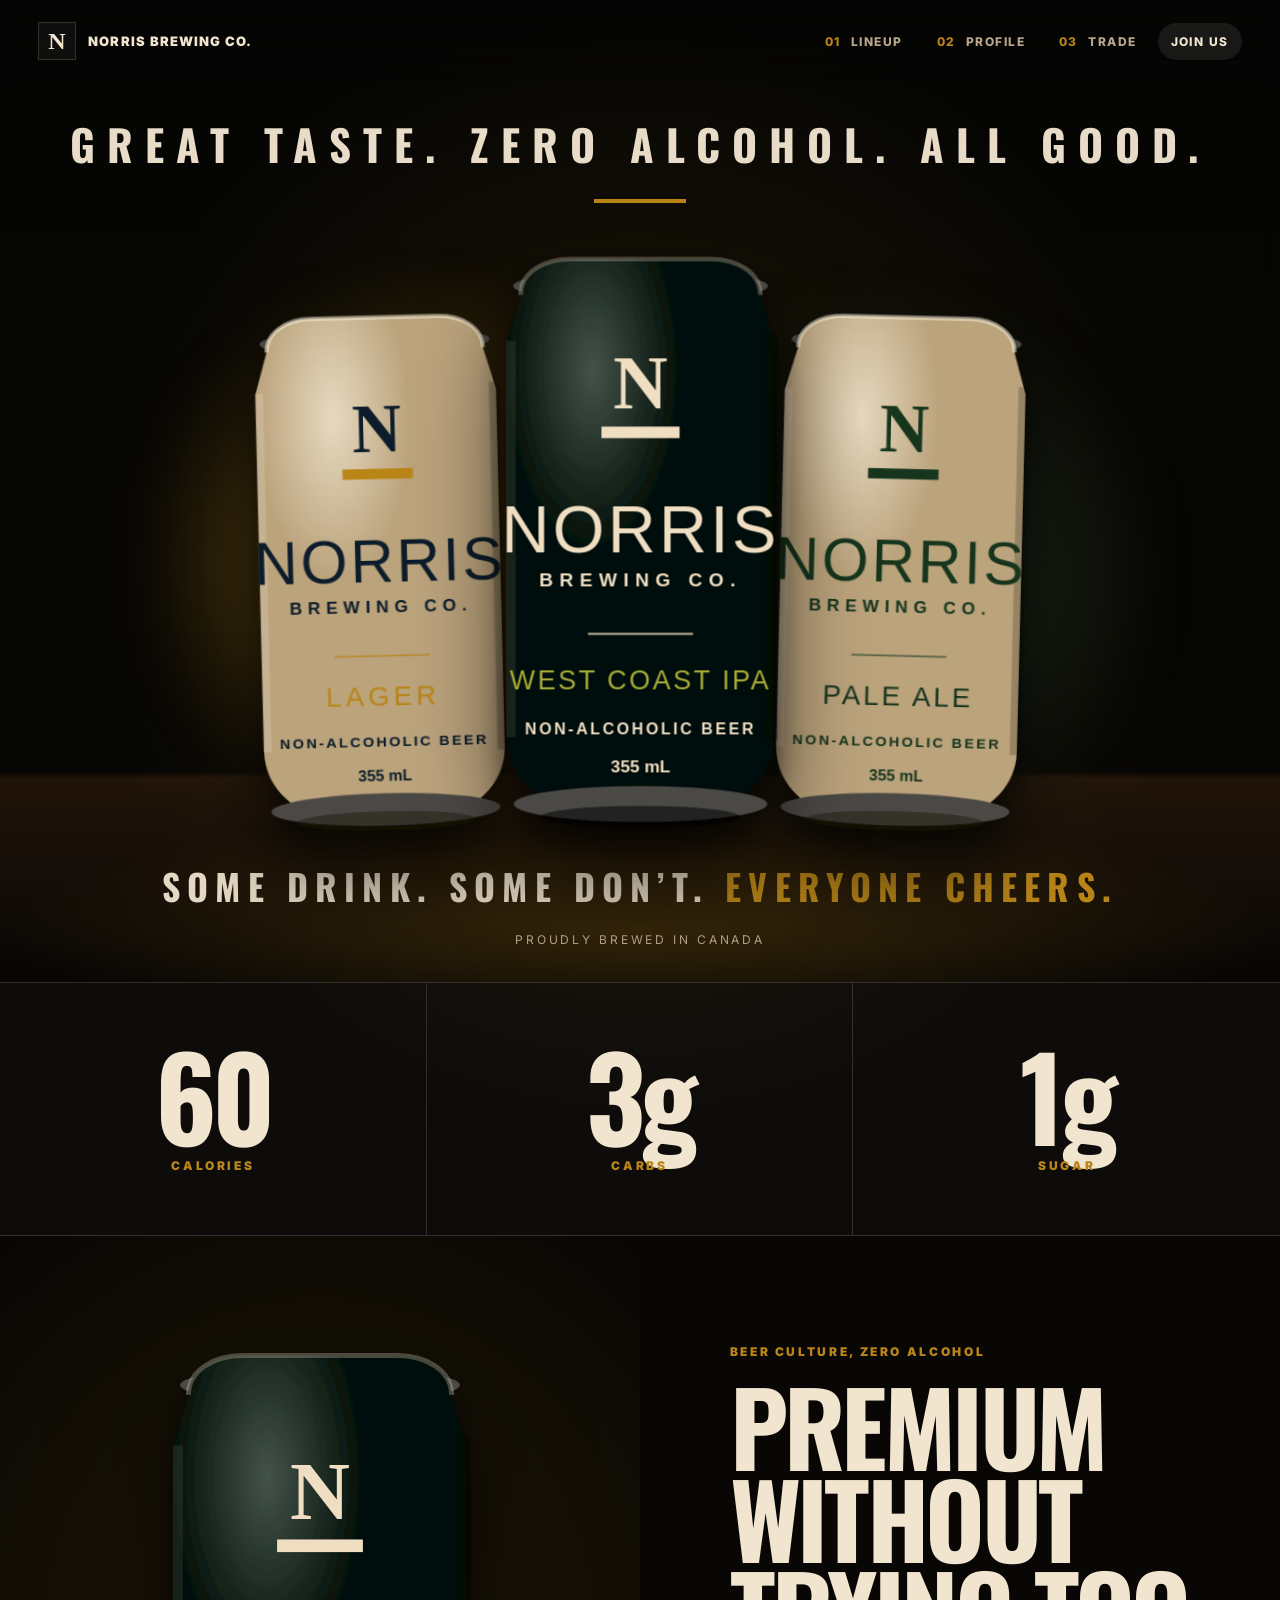
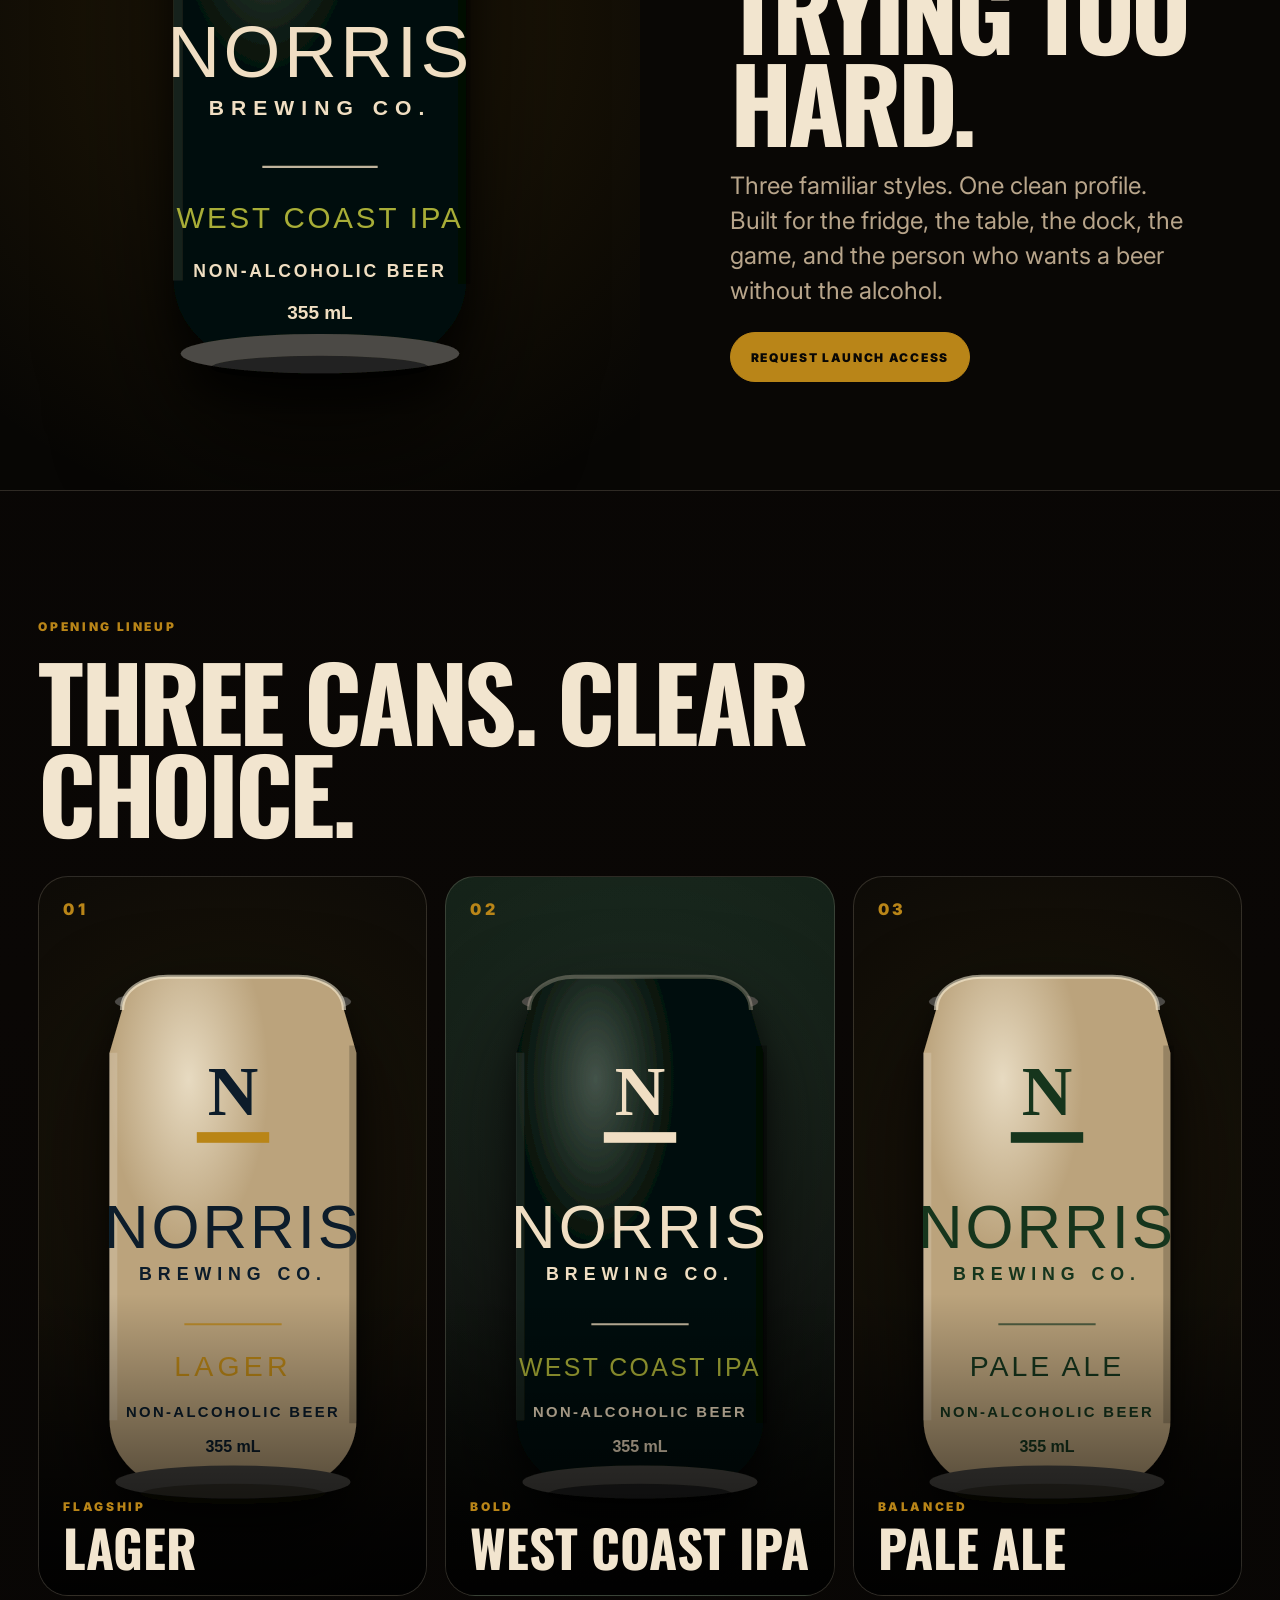
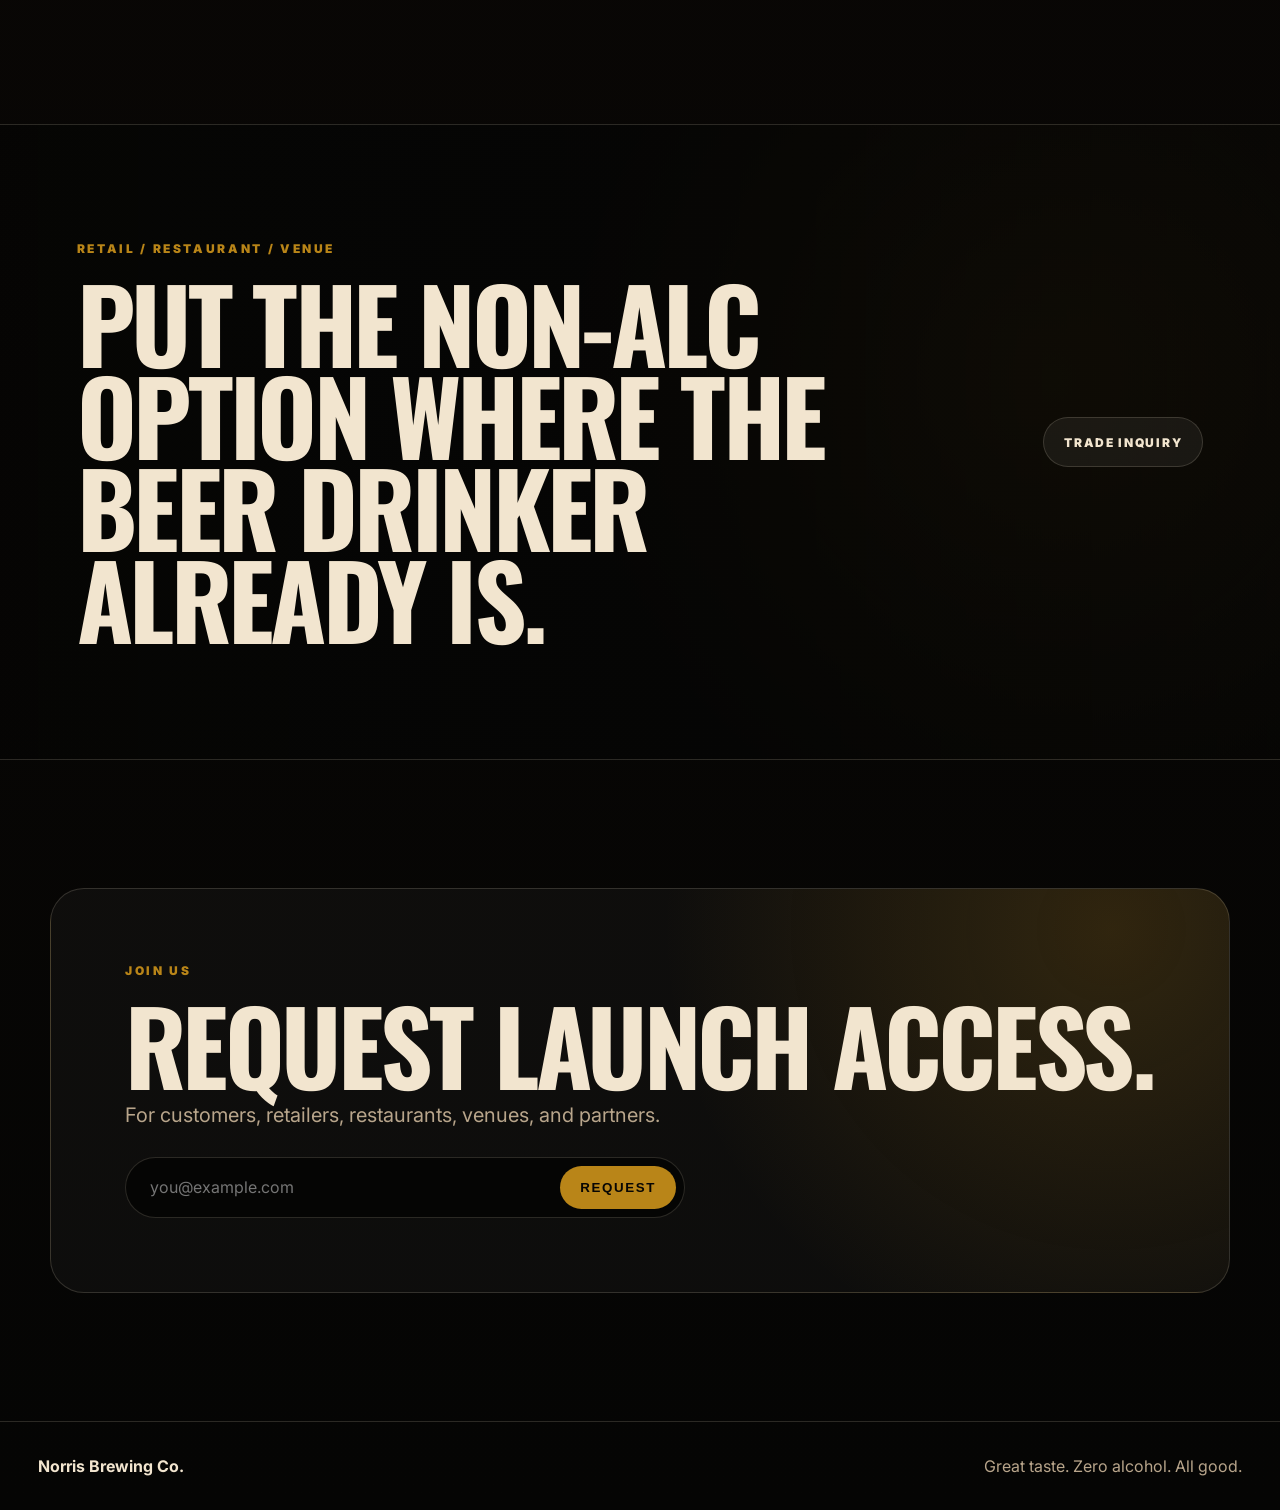
<file: index.html>
<!doctype html>
<html lang="en">
<head>
  <meta charset="utf-8">
  <meta name="viewport" content="width=device-width, initial-scale=1">
  <title>Norris Brewing Co. | Great Taste. Zero Alcohol. All Good.</title>
  <meta name="description" content="Norris Brewing Co. is a Canadian non-alcoholic beer brand. Great taste. Zero alcohol. All good. 60 calories, 3g carbs, 1g sugar.">
  <meta property="og:title" content="Norris Brewing Co.">
  <meta property="og:description" content="Great taste. Zero alcohol. All good.">
  <meta property="og:type" content="website">
  <link rel="preconnect" href="https://fonts.googleapis.com">
  <link rel="preconnect" href="https://fonts.gstatic.com" crossorigin>
  <link href="https://fonts.googleapis.com/css2?family=Inter:wght@500;700;800;900&family=Oswald:wght@500;600;700&display=swap" rel="stylesheet">
  <link rel="stylesheet" href="assets/css/norris-home.css">
  <link rel="stylesheet" href="assets/css/mobile-can-layout.css">
</head>

<body>
  <header class="site-header" data-header>
    <a class="brand" href="#top" aria-label="Norris Brewing Co.">
      <span class="brand-mark">N</span>
      <span>Norris Brewing Co.</span>
    </a>

    <button class="menu-button" data-menu-button aria-label="Open menu" aria-expanded="false">
      <span></span>
      <span></span>
    </button>

    <nav class="main-nav" data-menu>
      <a href="#lineup"><span>01</span> Lineup</a>
      <a href="#profile"><span>02</span> Profile</a>
      <a href="#trade"><span>03</span> Trade</a>
      <a class="nav-cta" href="#join">Join Us</a>
    </nav>
  </header>

  <main id="top">
    <section class="hero" aria-label="Norris Brewing Co. product lineup">
      <div class="hero-topline">Great Taste. Zero Alcohol. All Good.</div>

      <div class="hero-stage" aria-hidden="true">
        <div class="glow glow-left"></div>
        <div class="glow glow-right"></div>

        <img class="hero-can can-left" src="assets/img/can-lager.svg" alt="">
        <img class="hero-can can-center" src="assets/img/can-west-coast-ipa.svg" alt="">
        <img class="hero-can can-right" src="assets/img/can-pale-ale.svg" alt="">
      </div>

      <div class="hero-bottom">
        <p>Some drink. Some don’t. <strong>Everyone cheers.</strong></p>
        <span>Proudly brewed in Canada</span>
      </div>

      <a class="scroll-cue" href="#lineup" aria-label="Scroll to lineup">
        <span></span>
      </a>
    </section>

    <section class="proof-strip" id="profile" aria-label="Nutrition profile">
      <div>
        <strong>60</strong>
        <span>Calories</span>
      </div>
      <div>
        <strong>3g</strong>
        <span>Carbs</span>
      </div>
      <div>
        <strong>1g</strong>
        <span>Sugar</span>
      </div>
    </section>

    <section class="image-split">
      <div class="split-visual">
        <img src="assets/img/can-west-coast-ipa.svg" alt="Norris West Coast IPA can">
      </div>
      <div class="split-copy">
        <p class="eyebrow">Beer culture, zero alcohol</p>
        <h1>Premium without trying too hard.</h1>
        <p class="tight-copy">Three familiar styles. One clean profile. Built for the fridge, the table, the dock, the game, and the person who wants a beer without the alcohol.</p>
        <a class="button primary" href="#join">Request Launch Access</a>
      </div>
    </section>

    <section class="lineup" id="lineup">
      <div class="section-head">
        <p class="eyebrow">Opening lineup</p>
        <h2>Three cans. Clear choice.</h2>
      </div>

      <div class="product-grid">
        <a class="product-card" href="lager.html" aria-label="Explore Norris Lager">
          <div class="product-number">01</div>
          <img src="assets/img/can-lager.svg" alt="Norris Lager can">
          <div class="product-meta">
            <span>Flagship</span>
            <h3>Lager</h3>
          </div>
        </a>

        <a class="product-card featured" href="west-coast-ipa.html" aria-label="Explore Norris West Coast IPA">
          <div class="product-number">02</div>
          <img src="assets/img/can-west-coast-ipa.svg" alt="Norris West Coast IPA can">
          <div class="product-meta">
            <span>Bold</span>
            <h3>West Coast IPA</h3>
          </div>
        </a>

        <a class="product-card" href="pale-ale.html" aria-label="Explore Norris Pale Ale">
          <div class="product-number">03</div>
          <img src="assets/img/can-pale-ale.svg" alt="Norris Pale Ale can">
          <div class="product-meta">
            <span>Balanced</span>
            <h3>Pale Ale</h3>
          </div>
        </a>
      </div>
    </section>

    <section class="trade" id="trade">
      <div>
        <p class="eyebrow">Retail / Restaurant / Venue</p>
        <h2>Put the non-alc option where the beer drinker already is.</h2>
      </div>
      <a class="button ghost" href="wholesale.html">Trade Inquiry</a>
    </section>

    <section class="join" id="join">
      <div class="join-panel">
        <p class="eyebrow">Join us</p>
        <h2>Request launch access.</h2>
        <p>For customers, retailers, restaurants, venues, and partners.</p>

        <form class="email-form" data-mailto-form>
          <input name="email" type="email" placeholder="you@example.com" aria-label="Email address" required>
          <input name="interest" type="hidden" value="Norris launch access">
          <button type="submit">Request</button>
        </form>
      </div>
    </section>
  </main>

  <footer class="footer">
    <strong>Norris Brewing Co.</strong>
    <span>Great taste. Zero alcohol. All good.</span>
  </footer>

  <script src="assets/js/norris-home.js"></script>
</body>
</html>
</file>
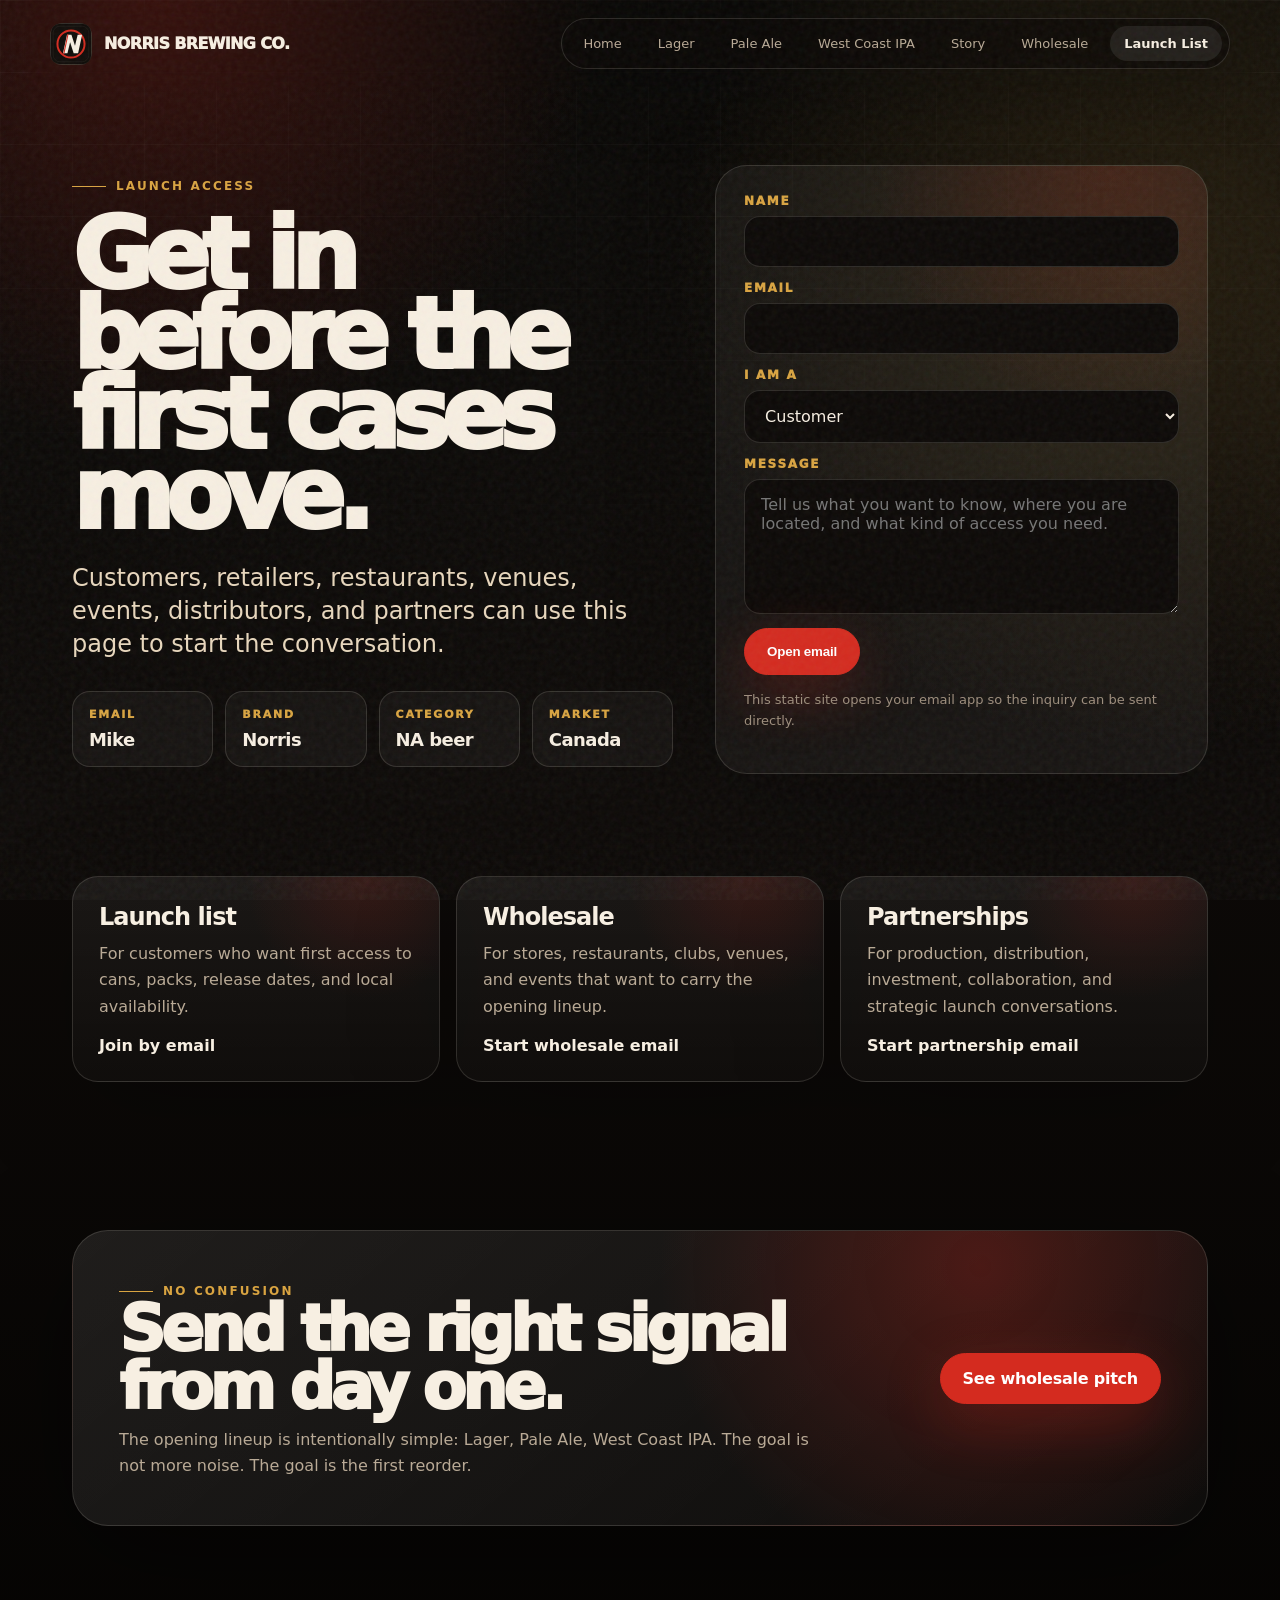
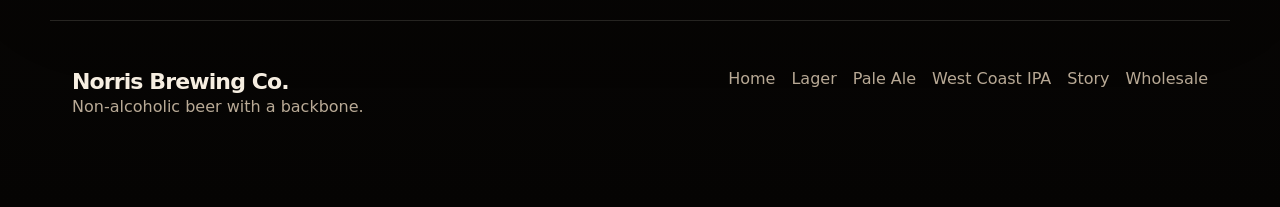
<file: contact.html>
<!doctype html>
<html lang="en">
<head>
  <meta charset="utf-8">
  <meta name="viewport" content="width=device-width, initial-scale=1">
  <title>Contact | Norris Brewing Co.</title>
  <meta name="description" content="Contact Norris Brewing Co. for launch access, wholesale inquiries, retail conversations, and partnership opportunities.">
  <link rel="icon" href="assets/img/norris-logo.svg">
  <link rel="stylesheet" href="assets/css/style.css">
</head>
<body>
  <div class="noise"></div>
  <header class="nav">
    <a class="brand" href="index.html"><span class="brand-mark"><img src="assets/img/norris-logo.svg" alt=""></span><span>Norris Brewing Co.</span></a>
    <button class="menu-toggle" data-menu-toggle aria-label="Open menu" aria-expanded="false"><span></span><span></span></button>
    <nav data-menu>
      <a href="index.html">Home</a>
      <a href="lager.html">Lager</a>
      <a href="pale-ale.html">Pale Ale</a>
      <a href="west-coast-ipa.html">West Coast IPA</a>
      <a href="story.html">Story</a>
      <a href="wholesale.html">Wholesale</a>
      <a class="active nav-cta" href="contact.html">Launch List</a>
    </nav>
  </header>

  <main>
    <section class="page-hero">
      <div class="reveal">
        <p class="eyebrow">Launch access</p>
        <h1>Get in before the first cases move.</h1>
        <p class="lede">Customers, retailers, restaurants, venues, events, distributors, and partners can use this page to start the conversation.</p>
        <div class="specs">
          <div><span>Email</span><strong>Mike</strong></div>
          <div><span>Brand</span><strong>Norris</strong></div>
          <div><span>Category</span><strong>NA beer</strong></div>
          <div><span>Market</span><strong>Canada</strong></div>
        </div>
      </div>
      <div class="card form-shell reveal delay-1">
        <form data-contact-form>
          <div class="field"><label for="name">Name</label><input id="name" name="Name" type="text" required></div>
          <div class="field"><label for="email">Email</label><input id="email" name="Email" type="email" required></div>
          <div class="field"><label for="type">I am a</label><select id="type" name="Inquiry type"><option>Customer</option><option>Retailer</option><option>Restaurant / Bar</option><option>Venue / Event</option><option>Distributor</option><option>Partner / Investor</option></select></div>
          <div class="field"><label for="message">Message</label><textarea id="message" name="Message" placeholder="Tell us what you want to know, where you are located, and what kind of access you need."></textarea></div>
          <button class="btn primary" type="submit">Open email</button>
          <p class="small" style="margin-top:14px">This static site opens your email app so the inquiry can be sent directly.</p>
        </form>
      </div>
    </section>

    <section class="section compact">
      <div class="grid-3">
        <article class="card contact-card reveal"><h3>Launch list</h3><p>For customers who want first access to cans, packs, release dates, and local availability.</p><a href="mailto:mike@designateddrinks.ca?subject=Norris%20Brewing%20Co.%20launch%20list">Join by email</a></article>
        <article class="card contact-card reveal delay-1"><h3>Wholesale</h3><p>For stores, restaurants, clubs, venues, and events that want to carry the opening lineup.</p><a href="mailto:mike@designateddrinks.ca?subject=Norris%20Brewing%20Co.%20wholesale%20inquiry">Start wholesale email</a></article>
        <article class="card contact-card reveal delay-2"><h3>Partnerships</h3><p>For production, distribution, investment, collaboration, and strategic launch conversations.</p><a href="mailto:mike@designateddrinks.ca?subject=Norris%20Brewing%20Co.%20partnership">Start partnership email</a></article>
      </div>
    </section>

    <section class="section compact"><div class="cta-panel reveal"><div><p class="eyebrow">No confusion</p><h2>Send the right signal from day one.</h2><p>The opening lineup is intentionally simple: Lager, Pale Ale, West Coast IPA. The goal is not more noise. The goal is the first reorder.</p></div><div class="actions"><a class="btn primary" href="wholesale.html">See wholesale pitch</a></div></div></section>
  </main>

  <footer class="footer"><div><strong>Norris Brewing Co.</strong><p>Non-alcoholic beer with a backbone.</p></div><nav><a href="index.html">Home</a><a href="lager.html">Lager</a><a href="pale-ale.html">Pale Ale</a><a href="west-coast-ipa.html">West Coast IPA</a><a href="story.html">Story</a><a href="wholesale.html">Wholesale</a></nav></footer>
  <script src="assets/js/main.js"></script>
</body>
</html>
</file>
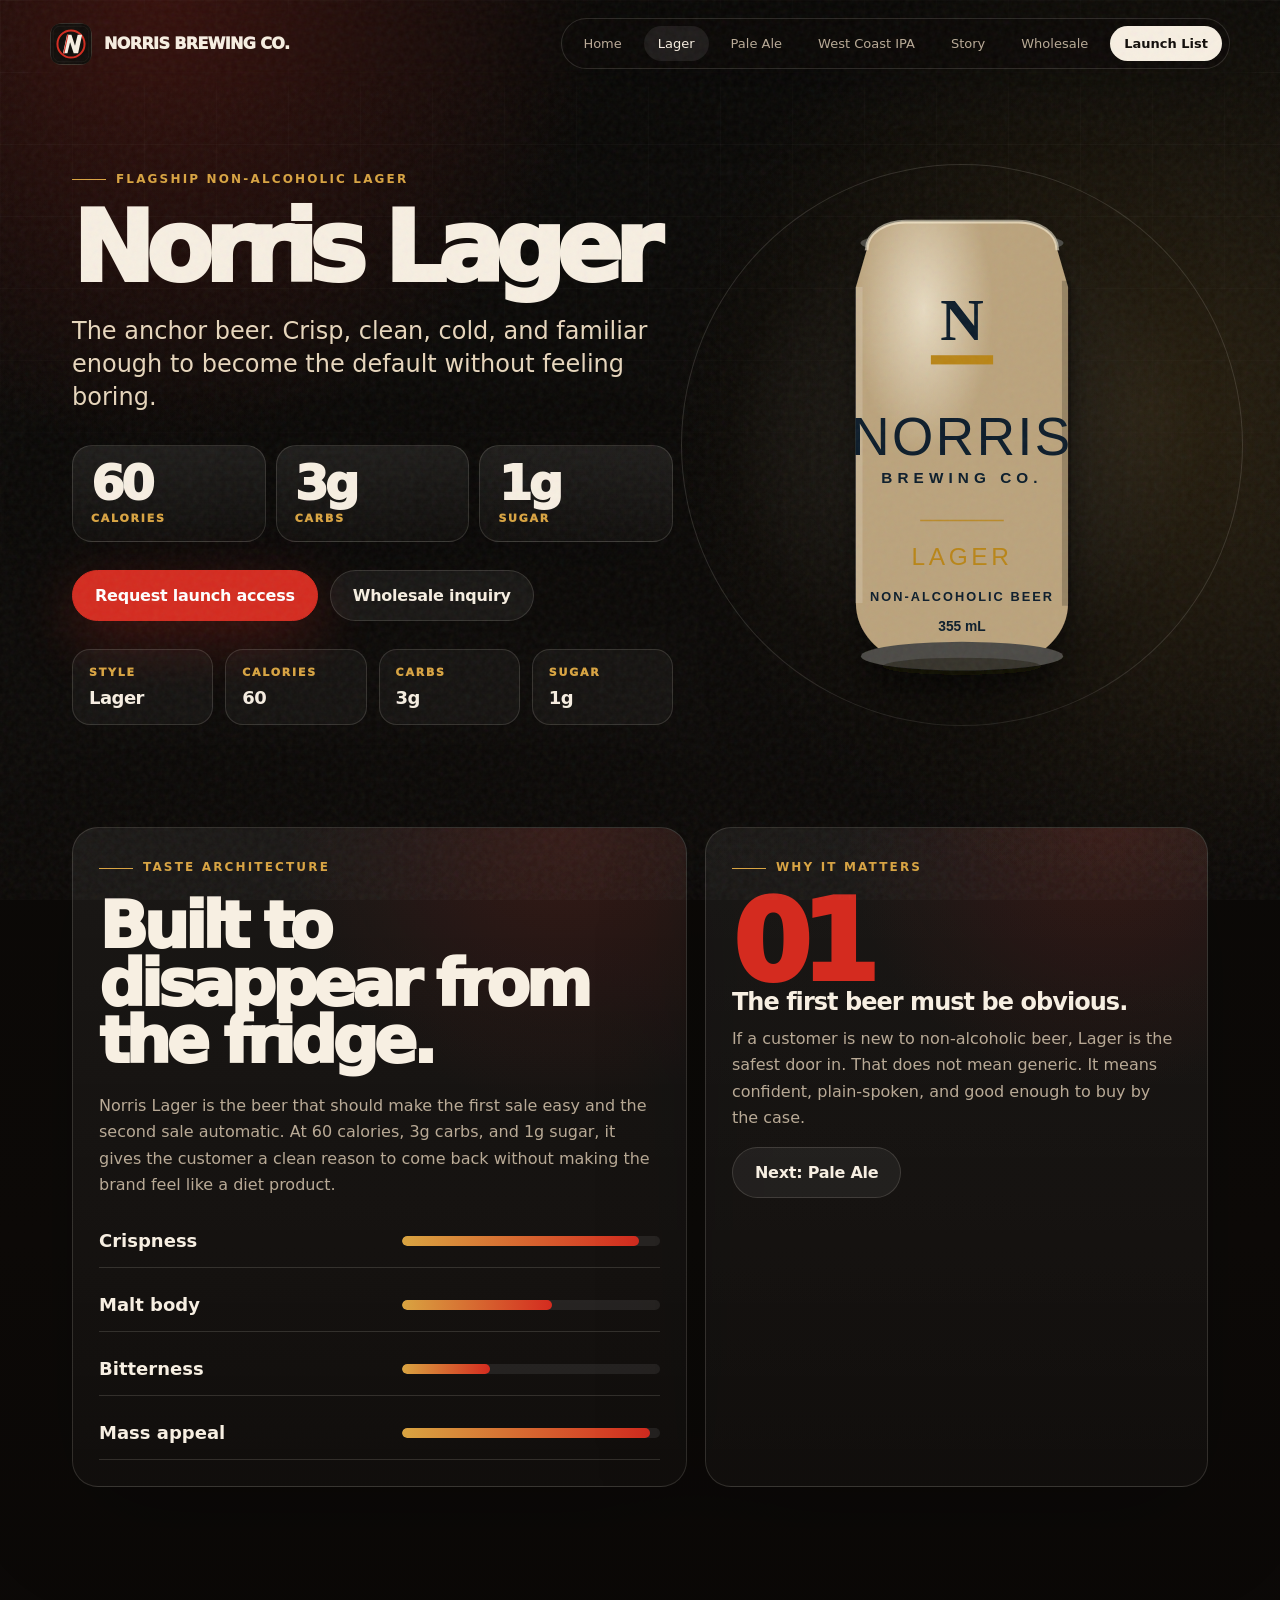
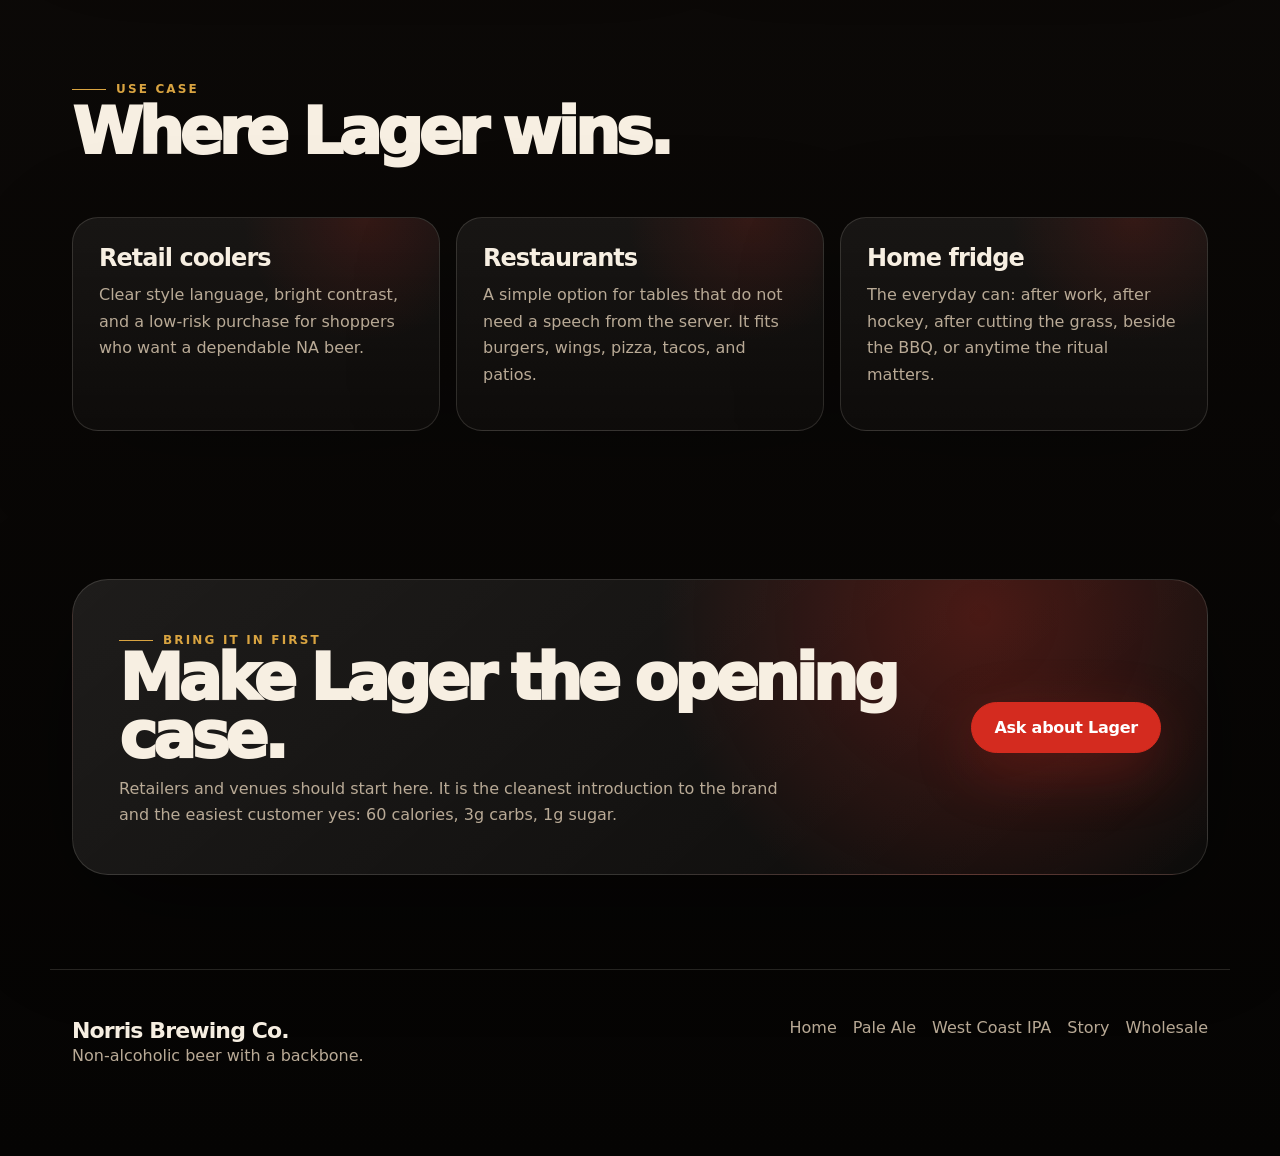
<file: lager.html>
<!doctype html>
<html lang="en">
<head>
  <meta charset="utf-8">
  <meta name="viewport" content="width=device-width, initial-scale=1">
  <title>Norris Lager | Norris Brewing Co.</title>
  <meta name="description" content="Norris Lager is a crisp Canadian non-alcoholic lager with 60 calories, 3g carbs, and 1g sugar per can.">
  <link rel="icon" href="assets/img/norris-logo.svg">
  <link rel="stylesheet" href="assets/css/style.css">
  <link rel="stylesheet" href="assets/css/nutrition.css">
</head>
<body>
  <div class="noise"></div>
  <header class="nav">
    <a class="brand" href="index.html"><span class="brand-mark"><img src="assets/img/norris-logo.svg" alt=""></span><span>Norris Brewing Co.</span></a>
    <button class="menu-toggle" data-menu-toggle aria-label="Open menu" aria-expanded="false"><span></span><span></span></button>
    <nav data-menu>
      <a href="index.html">Home</a>
      <a class="active" href="lager.html">Lager</a>
      <a href="pale-ale.html">Pale Ale</a>
      <a href="west-coast-ipa.html">West Coast IPA</a>
      <a href="story.html">Story</a>
      <a href="wholesale.html">Wholesale</a>
      <a class="nav-cta" href="contact.html">Launch List</a>
    </nav>
  </header>

  <main>
    <section class="page-hero">
      <div class="reveal">
        <p class="eyebrow">Flagship non-alcoholic lager</p>
        <h1>Norris Lager</h1>
        <p class="lede">The anchor beer. Crisp, clean, cold, and familiar enough to become the default without feeling boring.</p>
        <div class="nutrition-row hero-nutrition" aria-label="Nutrition highlights">
          <div class="nutrition-stat"><strong>60</strong><span>Calories</span></div>
          <div class="nutrition-stat"><strong>3g</strong><span>Carbs</span></div>
          <div class="nutrition-stat"><strong>1g</strong><span>Sugar</span></div>
        </div>
        <div class="actions"><a class="btn primary" href="contact.html">Request launch access</a><a class="btn ghost" href="wholesale.html">Wholesale inquiry</a></div>
        <div class="specs">
          <div><span>Style</span><strong>Lager</strong></div>
          <div><span>Calories</span><strong>60</strong></div>
          <div><span>Carbs</span><strong>3g</strong></div>
          <div><span>Sugar</span><strong>1g</strong></div>
        </div>
      </div>
      <div class="product-hero-art reveal delay-1"><img src="assets/img/can-lager.svg" alt="Norris Lager can"></div>
    </section>

    <section class="section compact">
      <div class="taste-grid">
        <div class="card reveal">
          <p class="eyebrow">Taste architecture</p>
          <h2>Built to disappear from the fridge.</h2>
          <p>Norris Lager is the beer that should make the first sale easy and the second sale automatic. At 60 calories, 3g carbs, and 1g sugar, it gives the customer a clean reason to come back without making the brand feel like a diet product.</p>
          <div class="taste-list">
            <div><strong>Crispness</strong><span class="bar"><span style="width:92%"></span></span></div>
            <div><strong>Malt body</strong><span class="bar"><span style="width:58%"></span></span></div>
            <div><strong>Bitterness</strong><span class="bar"><span style="width:34%"></span></span></div>
            <div><strong>Mass appeal</strong><span class="bar"><span style="width:96%"></span></span></div>
          </div>
        </div>
        <div class="card reveal delay-1">
          <p class="eyebrow">Why it matters</p>
          <div class="big-number">01</div>
          <h3>The first beer must be obvious.</h3>
          <p>If a customer is new to non-alcoholic beer, Lager is the safest door in. That does not mean generic. It means confident, plain-spoken, and good enough to buy by the case.</p>
          <a class="btn ghost" href="pale-ale.html">Next: Pale Ale</a>
        </div>
      </div>
    </section>

    <section class="section">
      <div class="section-head reveal"><div><p class="eyebrow">Use case</p><h2>Where Lager wins.</h2></div></div>
      <div class="grid-3">
        <article class="card reveal"><h3>Retail coolers</h3><p>Clear style language, bright contrast, and a low-risk purchase for shoppers who want a dependable NA beer.</p></article>
        <article class="card reveal delay-1"><h3>Restaurants</h3><p>A simple option for tables that do not need a speech from the server. It fits burgers, wings, pizza, tacos, and patios.</p></article>
        <article class="card reveal delay-2"><h3>Home fridge</h3><p>The everyday can: after work, after hockey, after cutting the grass, beside the BBQ, or anytime the ritual matters.</p></article>
      </div>
    </section>

    <section class="section compact"><div class="cta-panel reveal"><div><p class="eyebrow">Bring it in first</p><h2>Make Lager the opening case.</h2><p>Retailers and venues should start here. It is the cleanest introduction to the brand and the easiest customer yes: 60 calories, 3g carbs, 1g sugar.</p></div><div class="actions"><a class="btn primary" href="contact.html">Ask about Lager</a></div></div></section>
  </main>

  <footer class="footer"><div><strong>Norris Brewing Co.</strong><p>Non-alcoholic beer with a backbone.</p></div><nav><a href="index.html">Home</a><a href="pale-ale.html">Pale Ale</a><a href="west-coast-ipa.html">West Coast IPA</a><a href="story.html">Story</a><a href="wholesale.html">Wholesale</a></nav></footer>
  <script src="assets/js/main.js"></script>
</body>
</html>
</file>
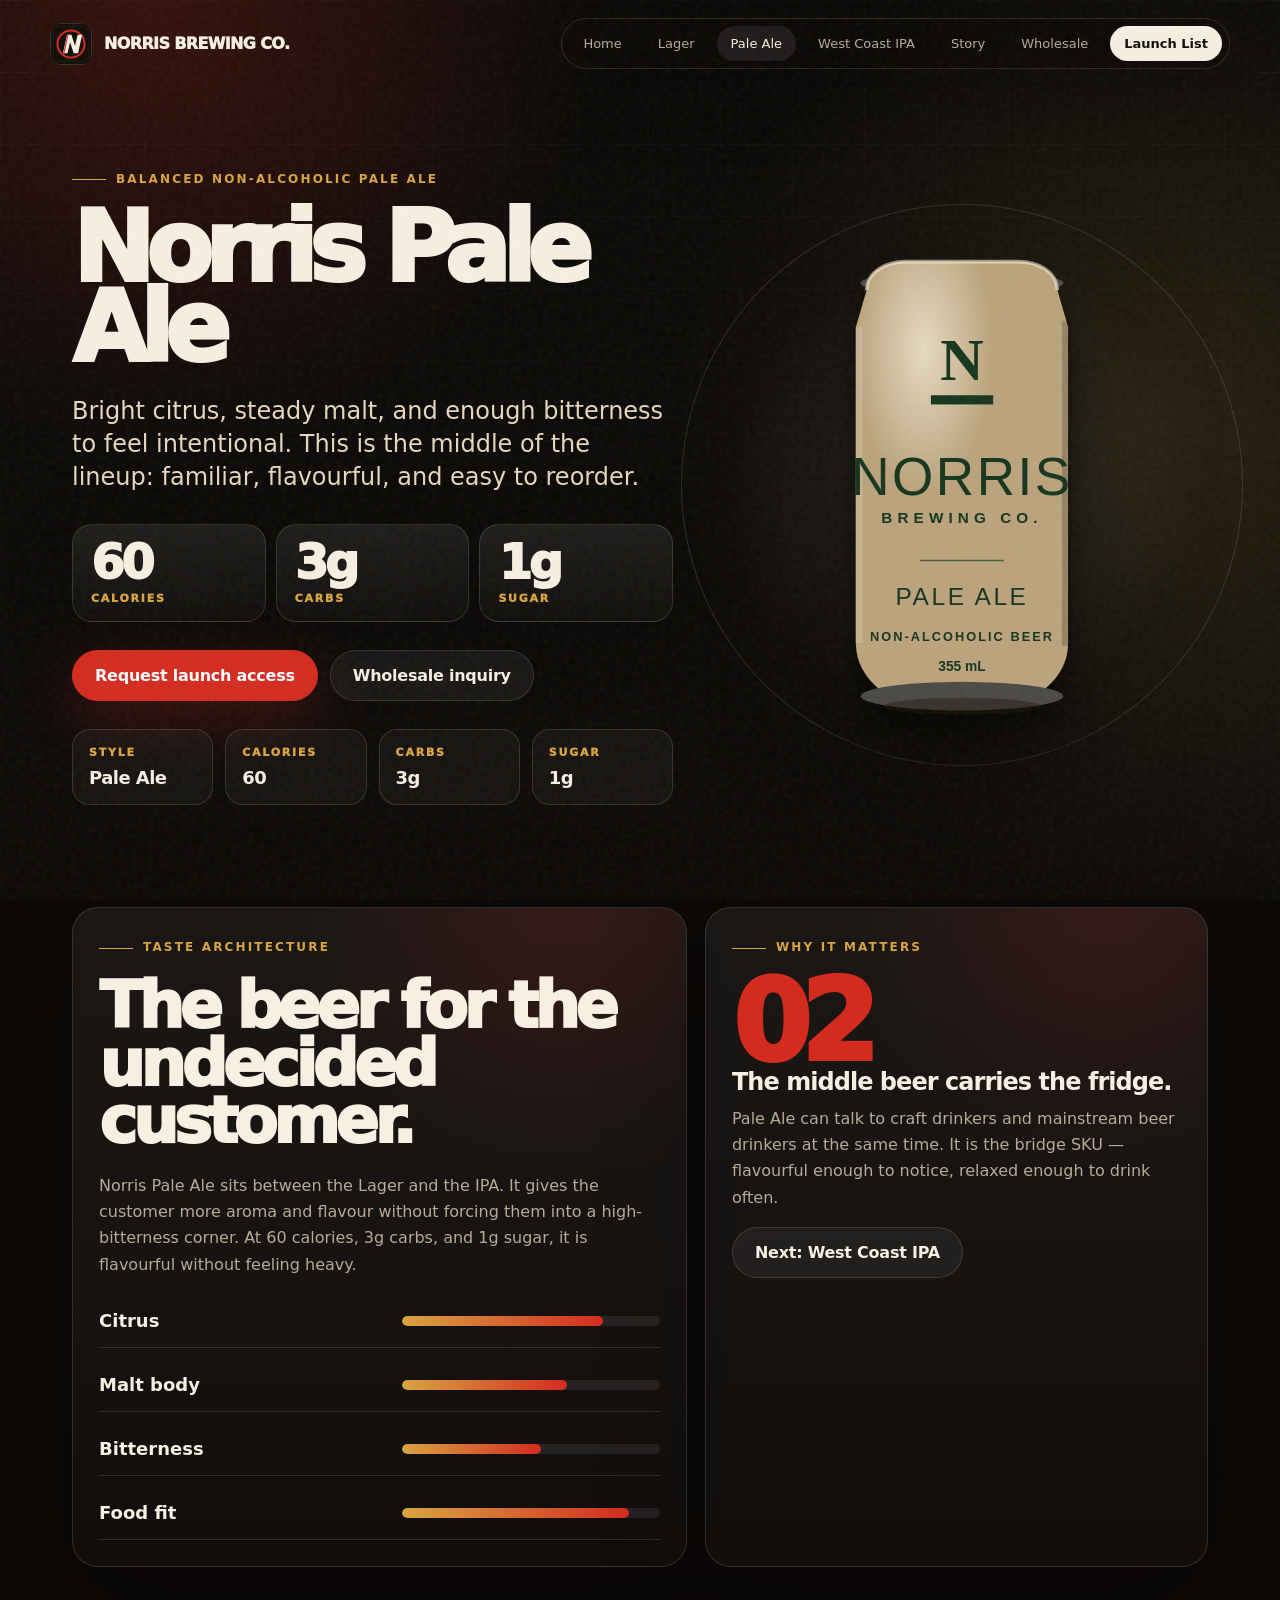
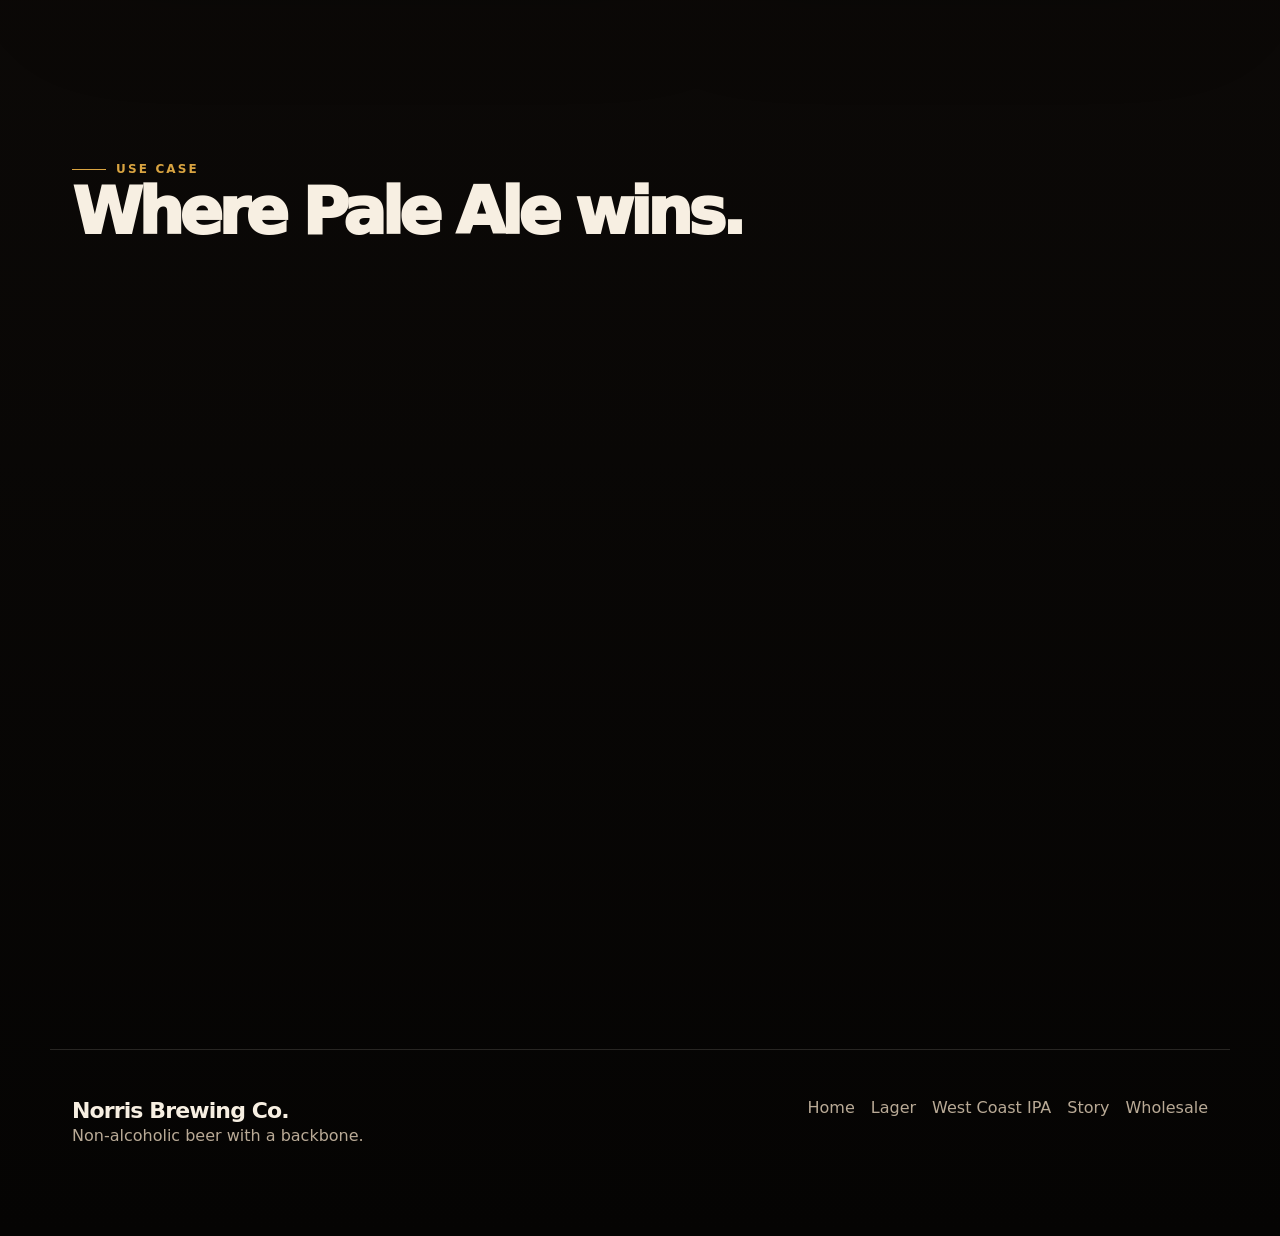
<file: pale-ale.html>
<!doctype html>
<html lang="en">
<head>
  <meta charset="utf-8">
  <meta name="viewport" content="width=device-width, initial-scale=1">
  <title>Norris Pale Ale | Norris Brewing Co.</title>
  <meta name="description" content="Norris Pale Ale is a bright, balanced non-alcoholic pale ale with 60 calories, 3g carbs, and 1g sugar per can.">
  <link rel="icon" href="assets/img/norris-logo.svg">
  <link rel="stylesheet" href="assets/css/style.css">
  <link rel="stylesheet" href="assets/css/nutrition.css">
</head>
<body>
  <div class="noise"></div>
  <header class="nav">
    <a class="brand" href="index.html"><span class="brand-mark"><img src="assets/img/norris-logo.svg" alt=""></span><span>Norris Brewing Co.</span></a>
    <button class="menu-toggle" data-menu-toggle aria-label="Open menu" aria-expanded="false"><span></span><span></span></button>
    <nav data-menu>
      <a href="index.html">Home</a>
      <a href="lager.html">Lager</a>
      <a class="active" href="pale-ale.html">Pale Ale</a>
      <a href="west-coast-ipa.html">West Coast IPA</a>
      <a href="story.html">Story</a>
      <a href="wholesale.html">Wholesale</a>
      <a class="nav-cta" href="contact.html">Launch List</a>
    </nav>
  </header>

  <main>
    <section class="page-hero">
      <div class="reveal">
        <p class="eyebrow">Balanced non-alcoholic pale ale</p>
        <h1>Norris Pale Ale</h1>
        <p class="lede">Bright citrus, steady malt, and enough bitterness to feel intentional. This is the middle of the lineup: familiar, flavourful, and easy to reorder.</p>
        <div class="nutrition-row hero-nutrition" aria-label="Nutrition highlights">
          <div class="nutrition-stat"><strong>60</strong><span>Calories</span></div>
          <div class="nutrition-stat"><strong>3g</strong><span>Carbs</span></div>
          <div class="nutrition-stat"><strong>1g</strong><span>Sugar</span></div>
        </div>
        <div class="actions"><a class="btn primary" href="contact.html">Request launch access</a><a class="btn ghost" href="wholesale.html">Wholesale inquiry</a></div>
        <div class="specs">
          <div><span>Style</span><strong>Pale Ale</strong></div>
          <div><span>Calories</span><strong>60</strong></div>
          <div><span>Carbs</span><strong>3g</strong></div>
          <div><span>Sugar</span><strong>1g</strong></div>
        </div>
      </div>
      <div class="product-hero-art reveal delay-1"><img src="assets/img/can-pale-ale.svg" alt="Norris Pale Ale can"></div>
    </section>

    <section class="section compact">
      <div class="taste-grid">
        <div class="card reveal">
          <p class="eyebrow">Taste architecture</p>
          <h2>The beer for the undecided customer.</h2>
          <p>Norris Pale Ale sits between the Lager and the IPA. It gives the customer more aroma and flavour without forcing them into a high-bitterness corner. At 60 calories, 3g carbs, and 1g sugar, it is flavourful without feeling heavy.</p>
          <div class="taste-list">
            <div><strong>Citrus</strong><span class="bar"><span style="width:78%"></span></span></div>
            <div><strong>Malt body</strong><span class="bar"><span style="width:64%"></span></span></div>
            <div><strong>Bitterness</strong><span class="bar"><span style="width:54%"></span></span></div>
            <div><strong>Food fit</strong><span class="bar"><span style="width:88%"></span></span></div>
          </div>
        </div>
        <div class="card reveal delay-1">
          <p class="eyebrow">Why it matters</p>
          <div class="big-number">02</div>
          <h3>The middle beer carries the fridge.</h3>
          <p>Pale Ale can talk to craft drinkers and mainstream beer drinkers at the same time. It is the bridge SKU — flavourful enough to notice, relaxed enough to drink often.</p>
          <a class="btn ghost" href="west-coast-ipa.html">Next: West Coast IPA</a>
        </div>
      </div>
    </section>

    <section class="section">
      <div class="section-head reveal"><div><p class="eyebrow">Use case</p><h2>Where Pale Ale wins.</h2></div></div>
      <div class="grid-3">
        <article class="card reveal"><h3>Mixed packs</h3><p>The perfect second can beside Lager. It adds flavour without making the pack feel risky.</p></article>
        <article class="card reveal delay-1"><h3>Food menus</h3><p>Enough citrus and malt to sit beside sandwiches, fried food, roasted vegetables, chicken, and sharp cheese.</p></article>
        <article class="card reveal delay-2"><h3>Craft shelves</h3><p>It gives the lineup craft credibility without relying on niche language or overdesigned category confusion.</p></article>
      </div>
    </section>

    <section class="section compact"><div class="cta-panel reveal"><div><p class="eyebrow">Add balance</p><h2>Pale Ale makes the lineup complete.</h2><p>For retailers and venues, this is the flavourful option that still feels accessible to the average customer: 60 calories, 3g carbs, 1g sugar.</p></div><div class="actions"><a class="btn primary" href="contact.html">Ask about Pale Ale</a></div></div></section>
  </main>

  <footer class="footer"><div><strong>Norris Brewing Co.</strong><p>Non-alcoholic beer with a backbone.</p></div><nav><a href="index.html">Home</a><a href="lager.html">Lager</a><a href="west-coast-ipa.html">West Coast IPA</a><a href="story.html">Story</a><a href="wholesale.html">Wholesale</a></nav></footer>
  <script src="assets/js/main.js"></script>
</body>
</html>
</file>
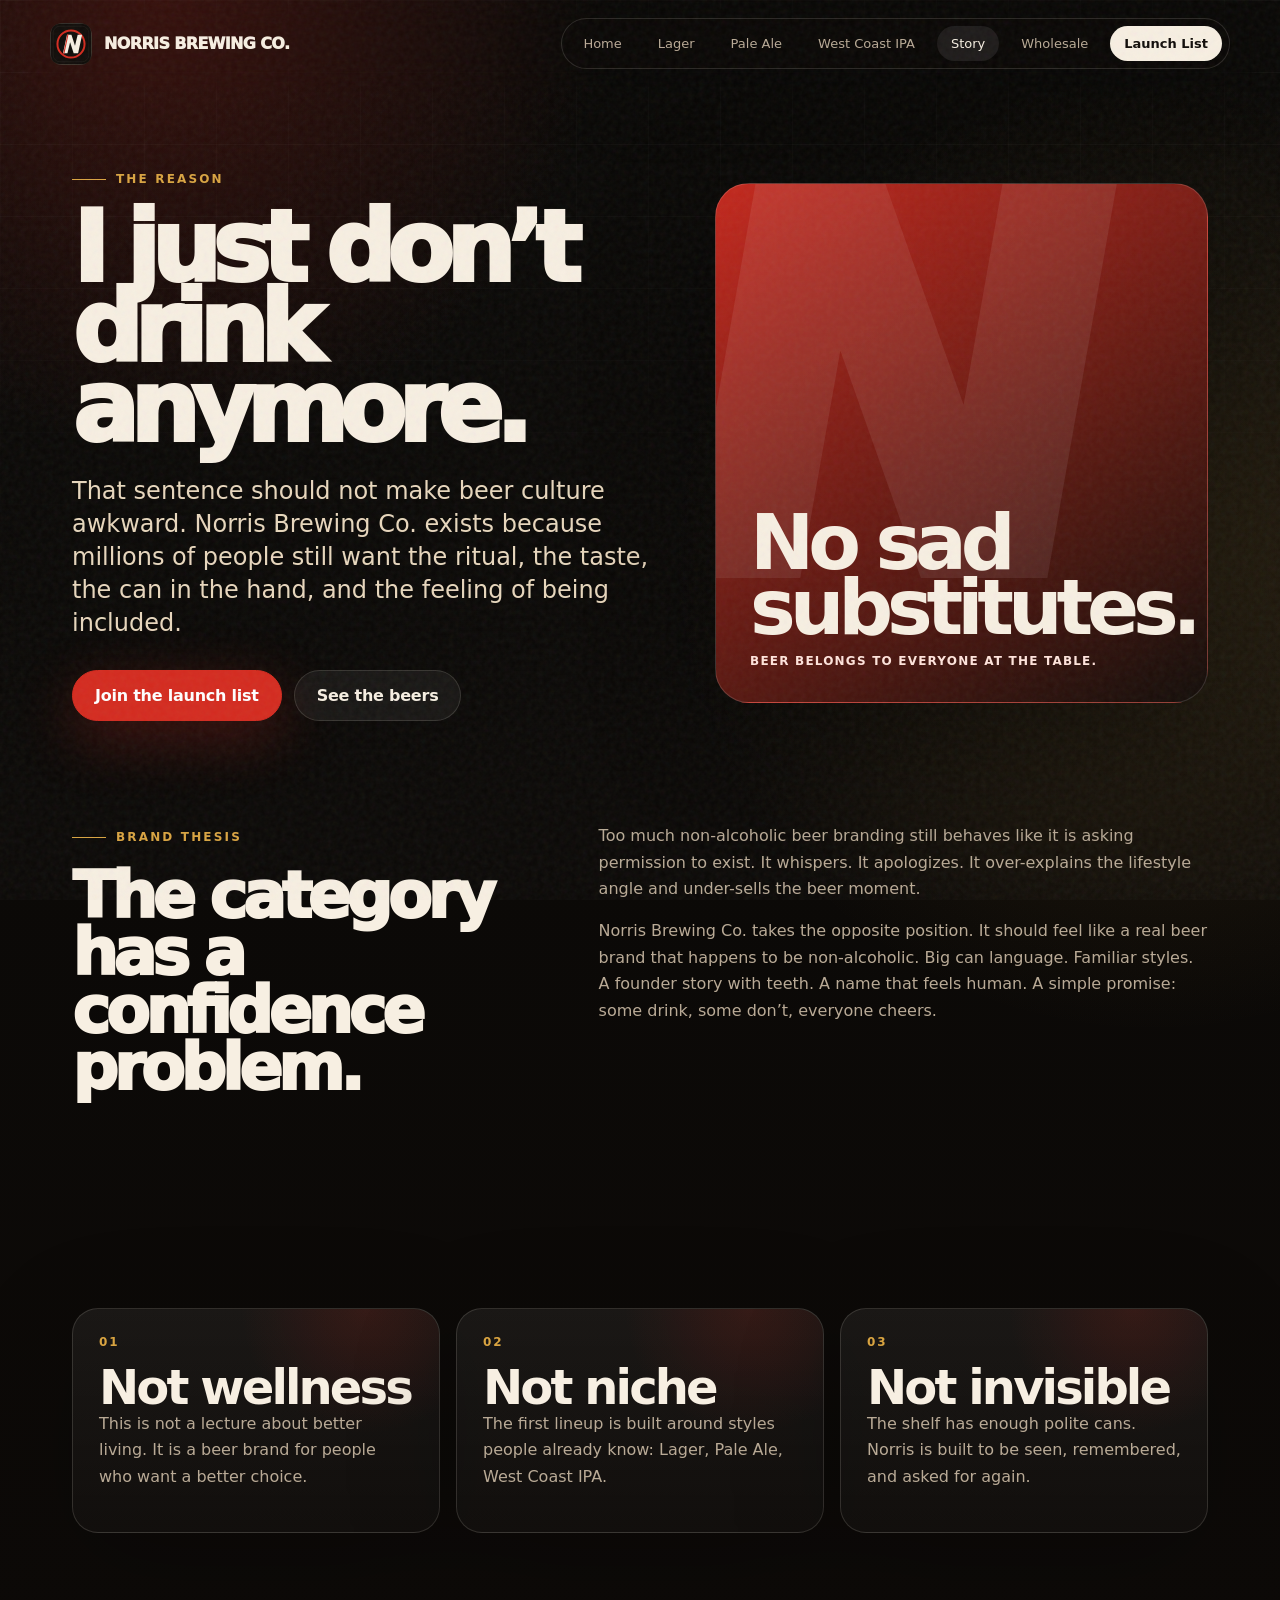
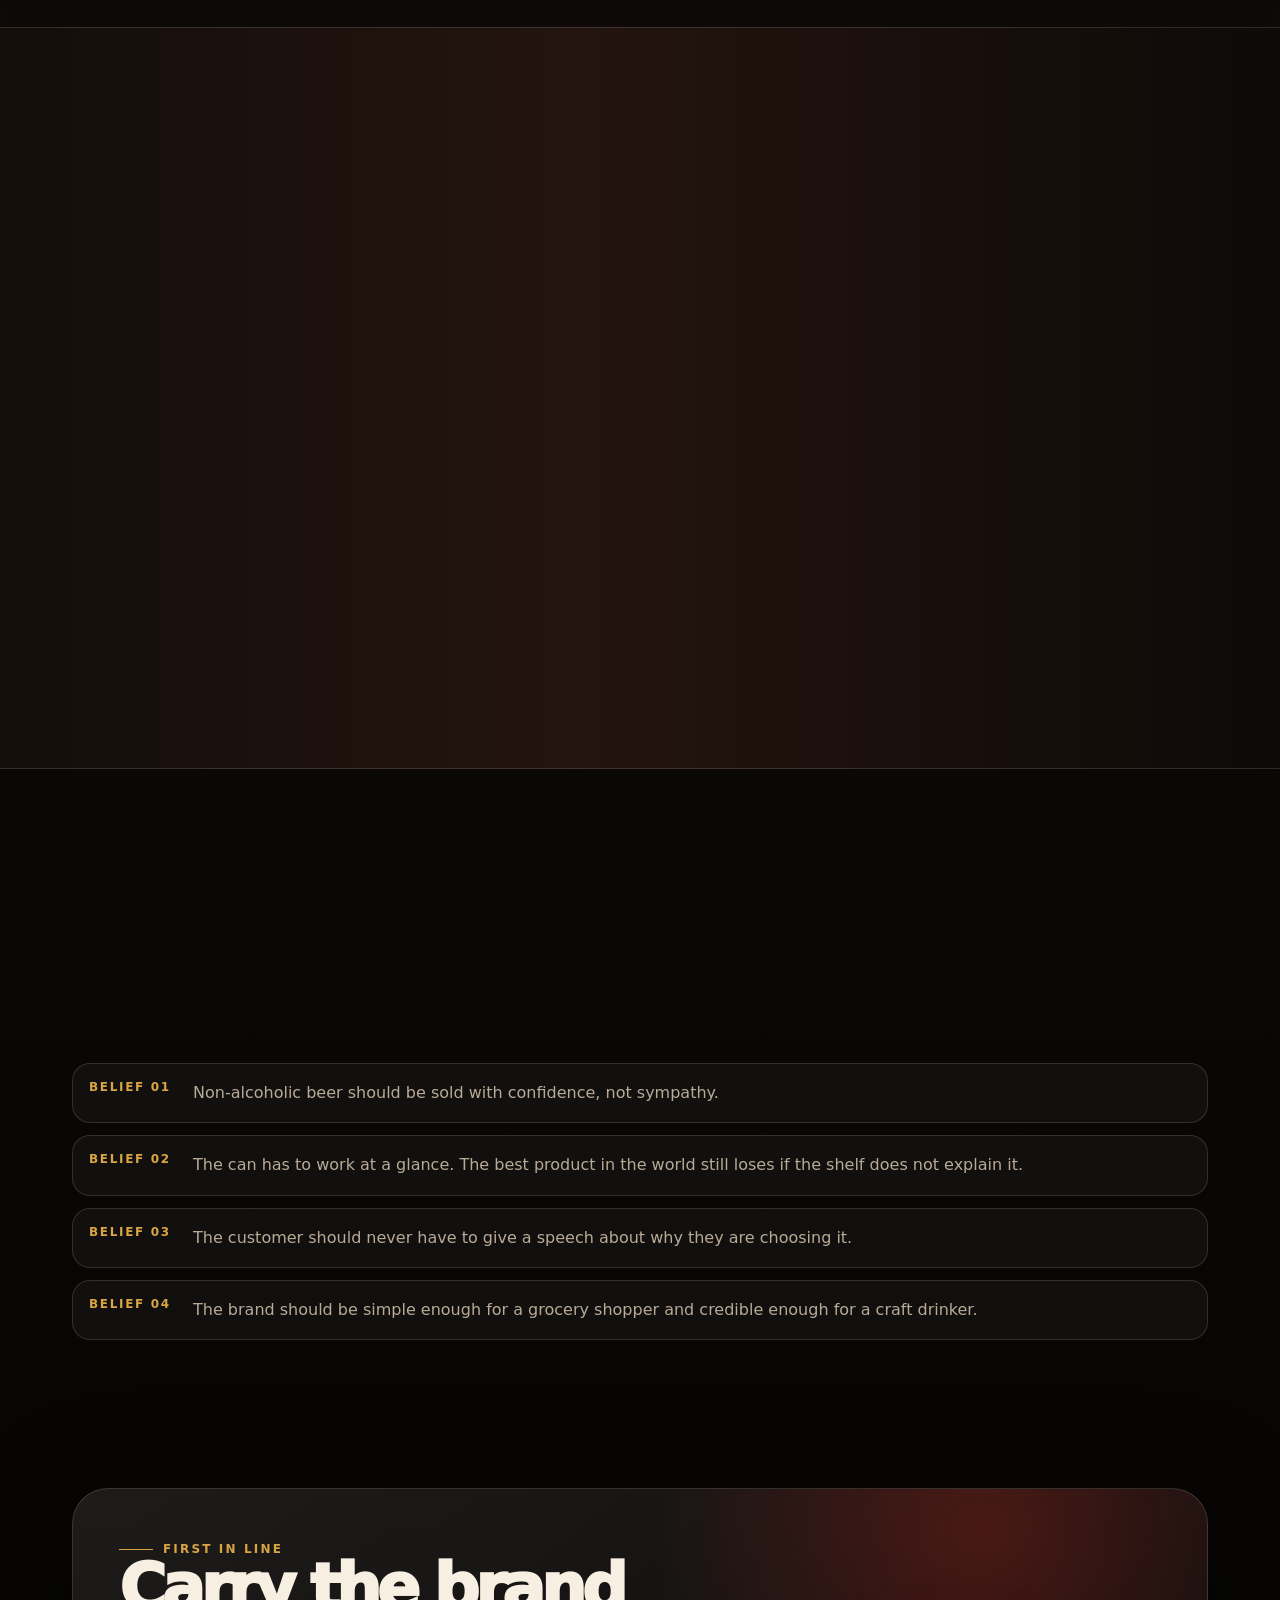
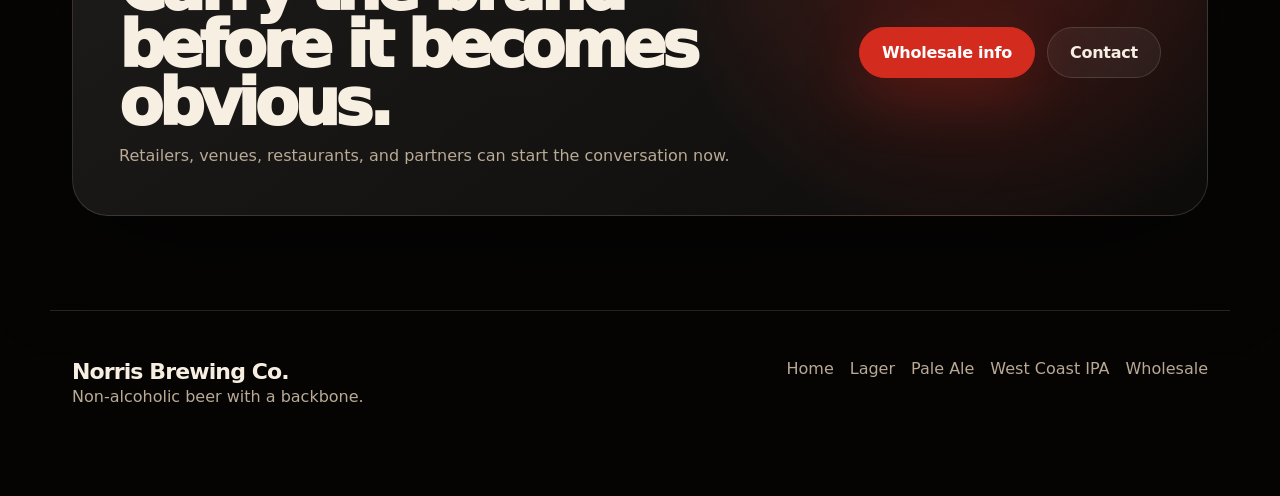
<file: story.html>
<!doctype html>
<html lang="en">
<head>
  <meta charset="utf-8">
  <meta name="viewport" content="width=device-width, initial-scale=1">
  <title>Story | Norris Brewing Co.</title>
  <meta name="description" content="The story behind Norris Brewing Co., a Canadian non-alcoholic beer brand for people who still love beer culture.">
  <link rel="icon" href="assets/img/norris-logo.svg">
  <link rel="stylesheet" href="assets/css/style.css">
</head>
<body>
  <div class="noise"></div>
  <header class="nav">
    <a class="brand" href="index.html"><span class="brand-mark"><img src="assets/img/norris-logo.svg" alt=""></span><span>Norris Brewing Co.</span></a>
    <button class="menu-toggle" data-menu-toggle aria-label="Open menu" aria-expanded="false"><span></span><span></span></button>
    <nav data-menu>
      <a href="index.html">Home</a>
      <a href="lager.html">Lager</a>
      <a href="pale-ale.html">Pale Ale</a>
      <a href="west-coast-ipa.html">West Coast IPA</a>
      <a class="active" href="story.html">Story</a>
      <a href="wholesale.html">Wholesale</a>
      <a class="nav-cta" href="contact.html">Launch List</a>
    </nav>
  </header>

  <main>
    <section class="page-hero">
      <div class="reveal">
        <p class="eyebrow">The reason</p>
        <h1>I just don’t drink anymore.</h1>
        <p class="lede">That sentence should not make beer culture awkward. Norris Brewing Co. exists because millions of people still want the ritual, the taste, the can in the hand, and the feeling of being included.</p>
        <div class="actions"><a class="btn primary" href="contact.html">Join the launch list</a><a class="btn ghost" href="index.html">See the beers</a></div>
      </div>
      <div class="poster reveal delay-1"><div class="poster-text"><strong>No sad substitutes.</strong><span>Beer belongs to everyone at the table.</span></div></div>
    </section>

    <section class="section compact">
      <div class="split">
        <div class="reveal">
          <p class="eyebrow">Brand thesis</p>
          <h2>The category has a confidence problem.</h2>
        </div>
        <div class="reveal delay-1">
          <p>Too much non-alcoholic beer branding still behaves like it is asking permission to exist. It whispers. It apologizes. It over-explains the lifestyle angle and under-sells the beer moment.</p>
          <p>Norris Brewing Co. takes the opposite position. It should feel like a real beer brand that happens to be non-alcoholic. Big can language. Familiar styles. A founder story with teeth. A name that feels human. A simple promise: some drink, some don’t, everyone cheers.</p>
        </div>
      </div>
    </section>

    <section class="section">
      <div class="grid-3">
        <article class="card kicker reveal"><span>01</span><strong>Not wellness</strong><p>This is not a lecture about better living. It is a beer brand for people who want a better choice.</p></article>
        <article class="card kicker reveal delay-1"><span>02</span><strong>Not niche</strong><p>The first lineup is built around styles people already know: Lager, Pale Ale, West Coast IPA.</p></article>
        <article class="card kicker reveal delay-2"><span>03</span><strong>Not invisible</strong><p>The shelf has enough polite cans. Norris is built to be seen, remembered, and asked for again.</p></article>
      </div>
    </section>

    <section class="story-band">
      <div class="story-band-inner">
        <div class="poster reveal"><div class="poster-text"><strong>Built from the aisle up.</strong><span>Customer demand first.</span></div></div>
        <div class="reveal delay-1">
          <p class="eyebrow">Operator advantage</p>
          <p class="quote">This brand is not being guessed into the market.</p>
          <p>Designated Drinks has seen what customers buy, what sits, what gets reordered, and where the category gets confusing. Norris uses that reality as the starting point: fewer SKUs, stronger style clarity, cleaner merchandising, and a brand voice that does not make the customer feel like a project.</p>
        </div>
      </div>
    </section>

    <section class="section">
      <div class="section-head reveal"><div><p class="eyebrow">What Norris believes</p><h2>A beer brand can be inclusive without becoming soft.</h2></div></div>
      <div class="timeline">
        <div class="reveal"><strong>Belief 01</strong><p>Non-alcoholic beer should be sold with confidence, not sympathy.</p></div>
        <div class="reveal"><strong>Belief 02</strong><p>The can has to work at a glance. The best product in the world still loses if the shelf does not explain it.</p></div>
        <div class="reveal"><strong>Belief 03</strong><p>The customer should never have to give a speech about why they are choosing it.</p></div>
        <div class="reveal"><strong>Belief 04</strong><p>The brand should be simple enough for a grocery shopper and credible enough for a craft drinker.</p></div>
      </div>
    </section>

    <section class="section compact"><div class="cta-panel reveal"><div><p class="eyebrow">First in line</p><h2>Carry the brand before it becomes obvious.</h2><p>Retailers, venues, restaurants, and partners can start the conversation now.</p></div><div class="actions"><a class="btn primary" href="wholesale.html">Wholesale info</a><a class="btn ghost" href="contact.html">Contact</a></div></div></section>
  </main>

  <footer class="footer"><div><strong>Norris Brewing Co.</strong><p>Non-alcoholic beer with a backbone.</p></div><nav><a href="index.html">Home</a><a href="lager.html">Lager</a><a href="pale-ale.html">Pale Ale</a><a href="west-coast-ipa.html">West Coast IPA</a><a href="wholesale.html">Wholesale</a></nav></footer>
  <script src="assets/js/main.js"></script>
</body>
</html>
</file>
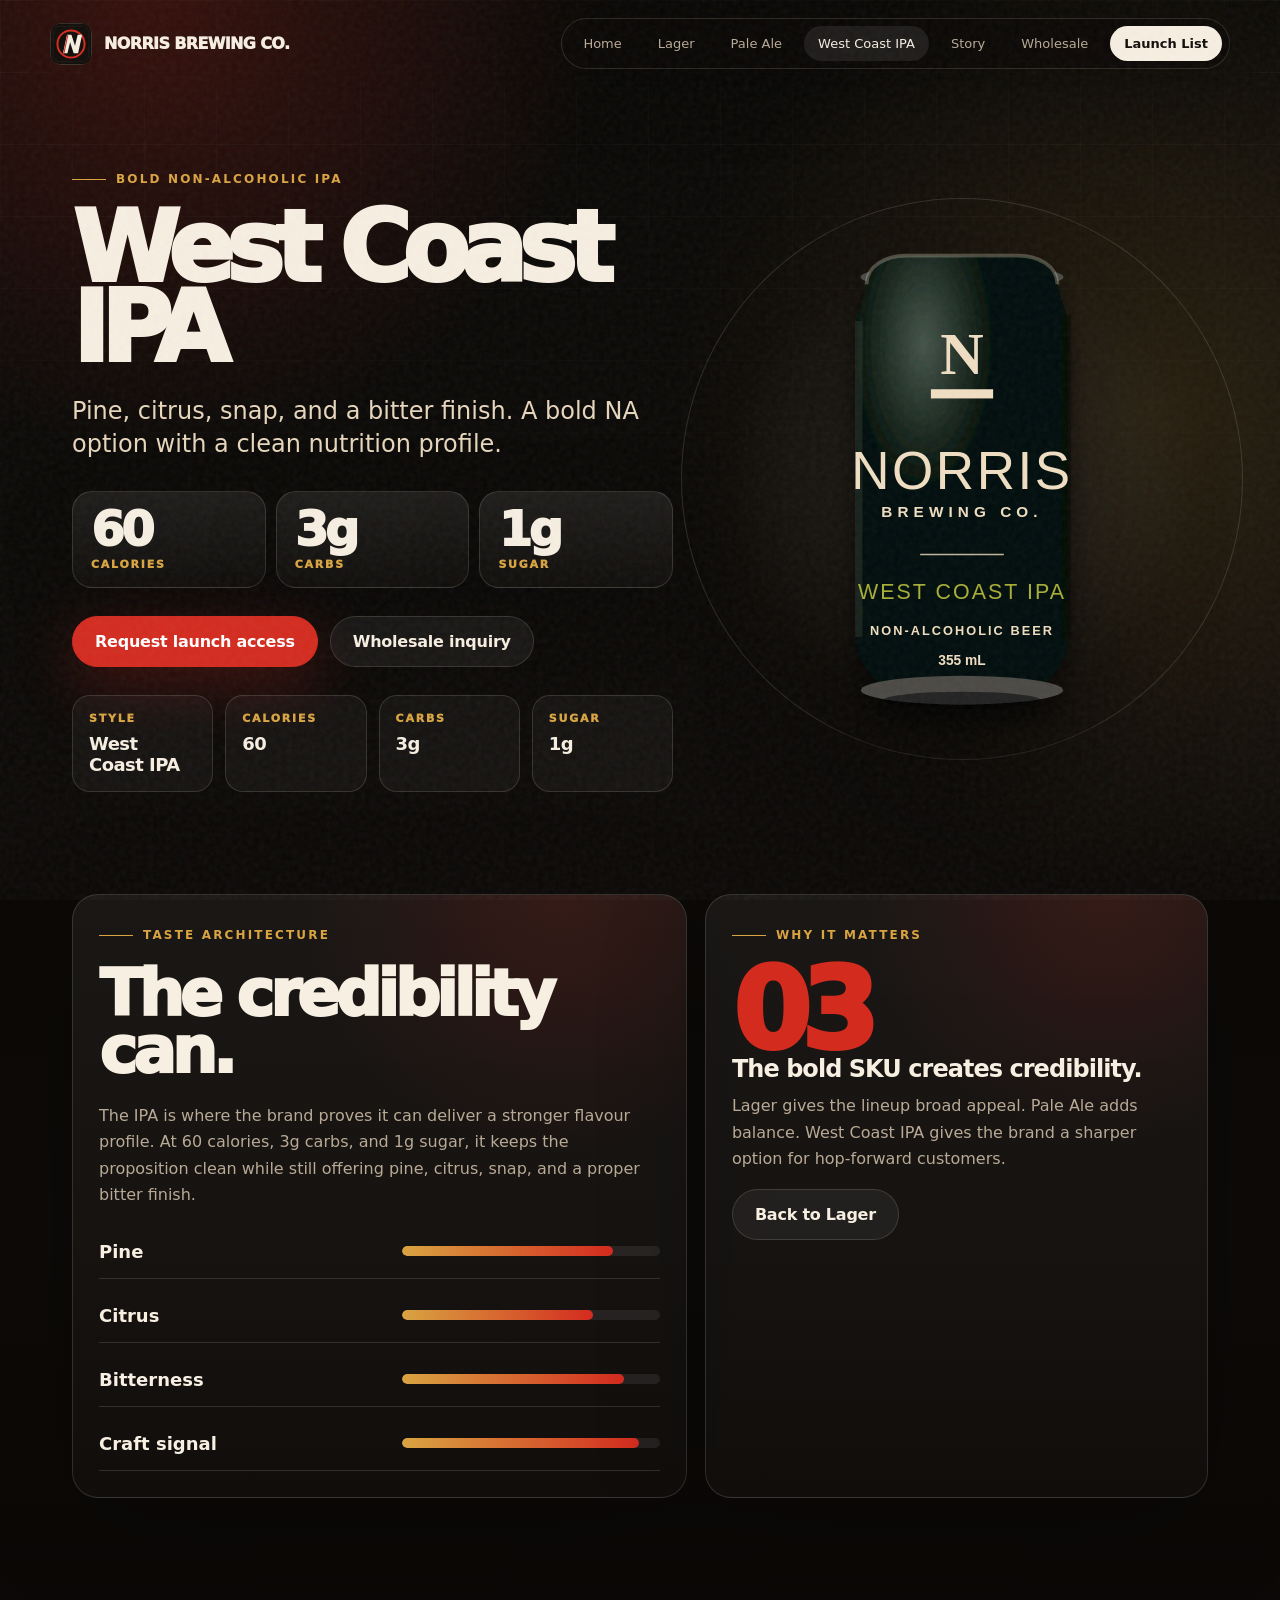
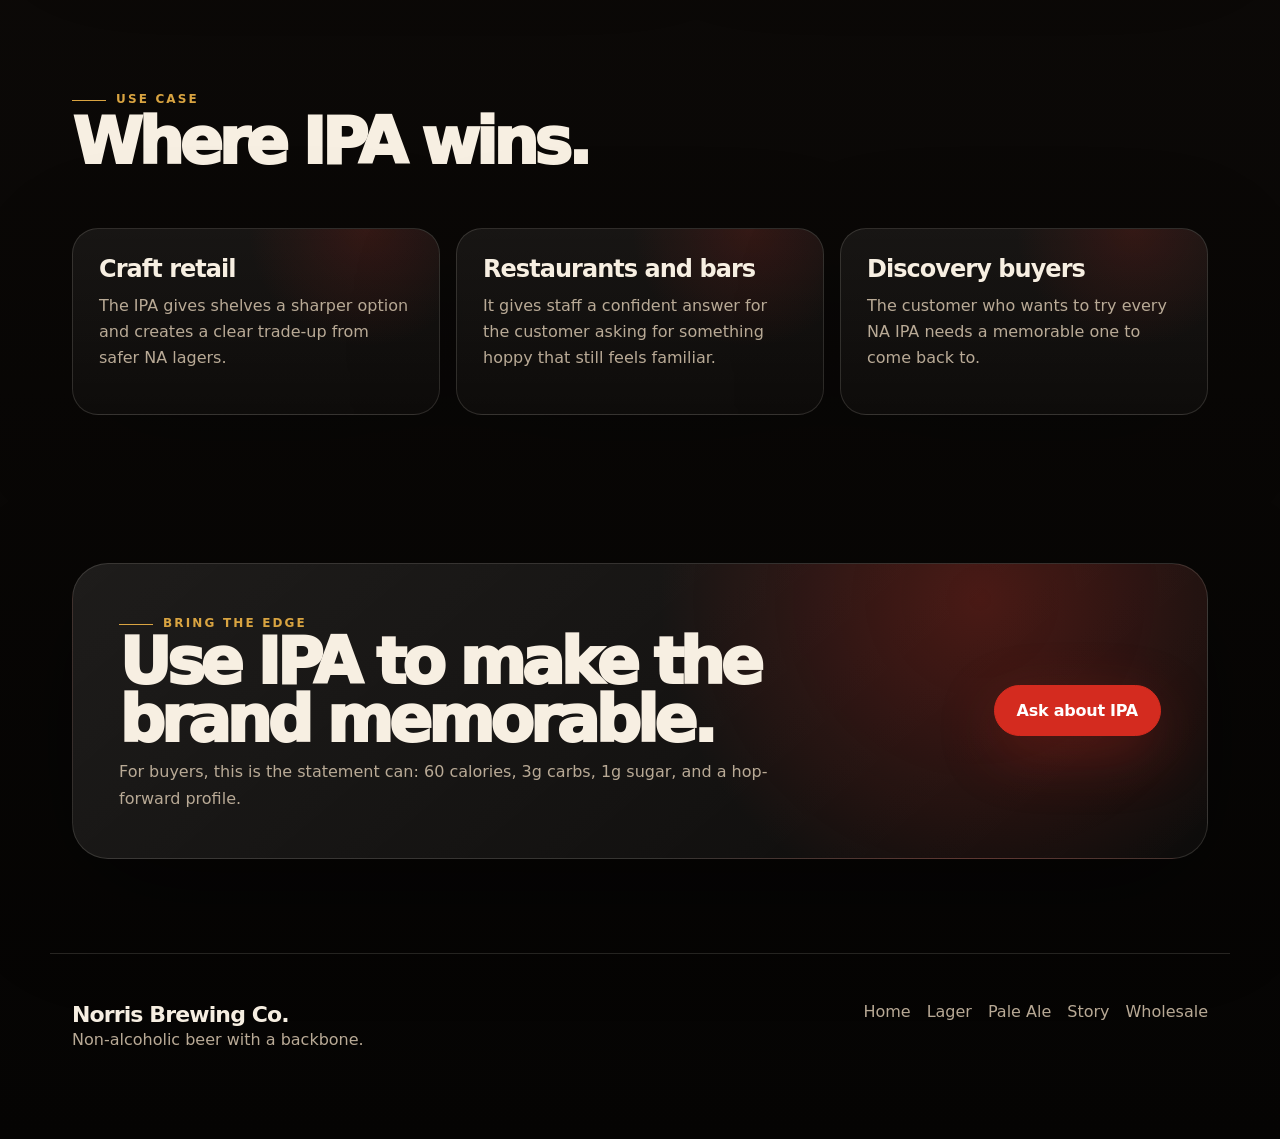
<file: west-coast-ipa.html>
<!doctype html>
<html lang="en">
<head>
  <meta charset="utf-8">
  <meta name="viewport" content="width=device-width, initial-scale=1">
  <title>West Coast IPA | Norris Brewing Co.</title>
  <meta name="description" content="Norris West Coast IPA is a bold non-alcoholic IPA with 60 calories, 3g carbs, and 1g sugar per can.">
  <link rel="icon" href="assets/img/norris-logo.svg">
  <link rel="stylesheet" href="assets/css/style.css">
  <link rel="stylesheet" href="assets/css/nutrition.css">
</head>
<body>
  <div class="noise"></div>
  <header class="nav">
    <a class="brand" href="index.html"><span class="brand-mark"><img src="assets/img/norris-logo.svg" alt=""></span><span>Norris Brewing Co.</span></a>
    <button class="menu-toggle" data-menu-toggle aria-label="Open menu" aria-expanded="false"><span></span><span></span></button>
    <nav data-menu>
      <a href="index.html">Home</a>
      <a href="lager.html">Lager</a>
      <a href="pale-ale.html">Pale Ale</a>
      <a class="active" href="west-coast-ipa.html">West Coast IPA</a>
      <a href="story.html">Story</a>
      <a href="wholesale.html">Wholesale</a>
      <a class="nav-cta" href="contact.html">Launch List</a>
    </nav>
  </header>

  <main>
    <section class="page-hero">
      <div class="reveal">
        <p class="eyebrow">Bold non-alcoholic IPA</p>
        <h1>West Coast IPA</h1>
        <p class="lede">Pine, citrus, snap, and a bitter finish. A bold NA option with a clean nutrition profile.</p>
        <div class="nutrition-row hero-nutrition" aria-label="Nutrition highlights">
          <div class="nutrition-stat"><strong>60</strong><span>Calories</span></div>
          <div class="nutrition-stat"><strong>3g</strong><span>Carbs</span></div>
          <div class="nutrition-stat"><strong>1g</strong><span>Sugar</span></div>
        </div>
        <div class="actions"><a class="btn primary" href="contact.html">Request launch access</a><a class="btn ghost" href="wholesale.html">Wholesale inquiry</a></div>
        <div class="specs">
          <div><span>Style</span><strong>West Coast IPA</strong></div>
          <div><span>Calories</span><strong>60</strong></div>
          <div><span>Carbs</span><strong>3g</strong></div>
          <div><span>Sugar</span><strong>1g</strong></div>
        </div>
      </div>
      <div class="product-hero-art reveal delay-1"><img src="assets/img/can-west-coast-ipa.svg" alt="Norris West Coast IPA can"></div>
    </section>

    <section class="section compact">
      <div class="taste-grid">
        <div class="card reveal">
          <p class="eyebrow">Taste architecture</p>
          <h2>The credibility can.</h2>
          <p>The IPA is where the brand proves it can deliver a stronger flavour profile. At 60 calories, 3g carbs, and 1g sugar, it keeps the proposition clean while still offering pine, citrus, snap, and a proper bitter finish.</p>
          <div class="taste-list">
            <div><strong>Pine</strong><span class="bar"><span style="width:82%"></span></span></div>
            <div><strong>Citrus</strong><span class="bar"><span style="width:74%"></span></span></div>
            <div><strong>Bitterness</strong><span class="bar"><span style="width:86%"></span></span></div>
            <div><strong>Craft signal</strong><span class="bar"><span style="width:92%"></span></span></div>
          </div>
        </div>
        <div class="card reveal delay-1">
          <p class="eyebrow">Why it matters</p>
          <div class="big-number">03</div>
          <h3>The bold SKU creates credibility.</h3>
          <p>Lager gives the lineup broad appeal. Pale Ale adds balance. West Coast IPA gives the brand a sharper option for hop-forward customers.</p>
          <a class="btn ghost" href="lager.html">Back to Lager</a>
        </div>
      </div>
    </section>

    <section class="section">
      <div class="section-head reveal"><div><p class="eyebrow">Use case</p><h2>Where IPA wins.</h2></div></div>
      <div class="grid-3">
        <article class="card reveal"><h3>Craft retail</h3><p>The IPA gives shelves a sharper option and creates a clear trade-up from safer NA lagers.</p></article>
        <article class="card reveal delay-1"><h3>Restaurants and bars</h3><p>It gives staff a confident answer for the customer asking for something hoppy that still feels familiar.</p></article>
        <article class="card reveal delay-2"><h3>Discovery buyers</h3><p>The customer who wants to try every NA IPA needs a memorable one to come back to.</p></article>
      </div>
    </section>

    <section class="section compact"><div class="cta-panel reveal"><div><p class="eyebrow">Bring the edge</p><h2>Use IPA to make the brand memorable.</h2><p>For buyers, this is the statement can: 60 calories, 3g carbs, 1g sugar, and a hop-forward profile.</p></div><div class="actions"><a class="btn primary" href="contact.html">Ask about IPA</a></div></div></section>
  </main>

  <footer class="footer"><div><strong>Norris Brewing Co.</strong><p>Non-alcoholic beer with a backbone.</p></div><nav><a href="index.html">Home</a><a href="lager.html">Lager</a><a href="pale-ale.html">Pale Ale</a><a href="story.html">Story</a><a href="wholesale.html">Wholesale</a></nav></footer>
  <script src="assets/js/main.js"></script>
</body>
</html>
</file>
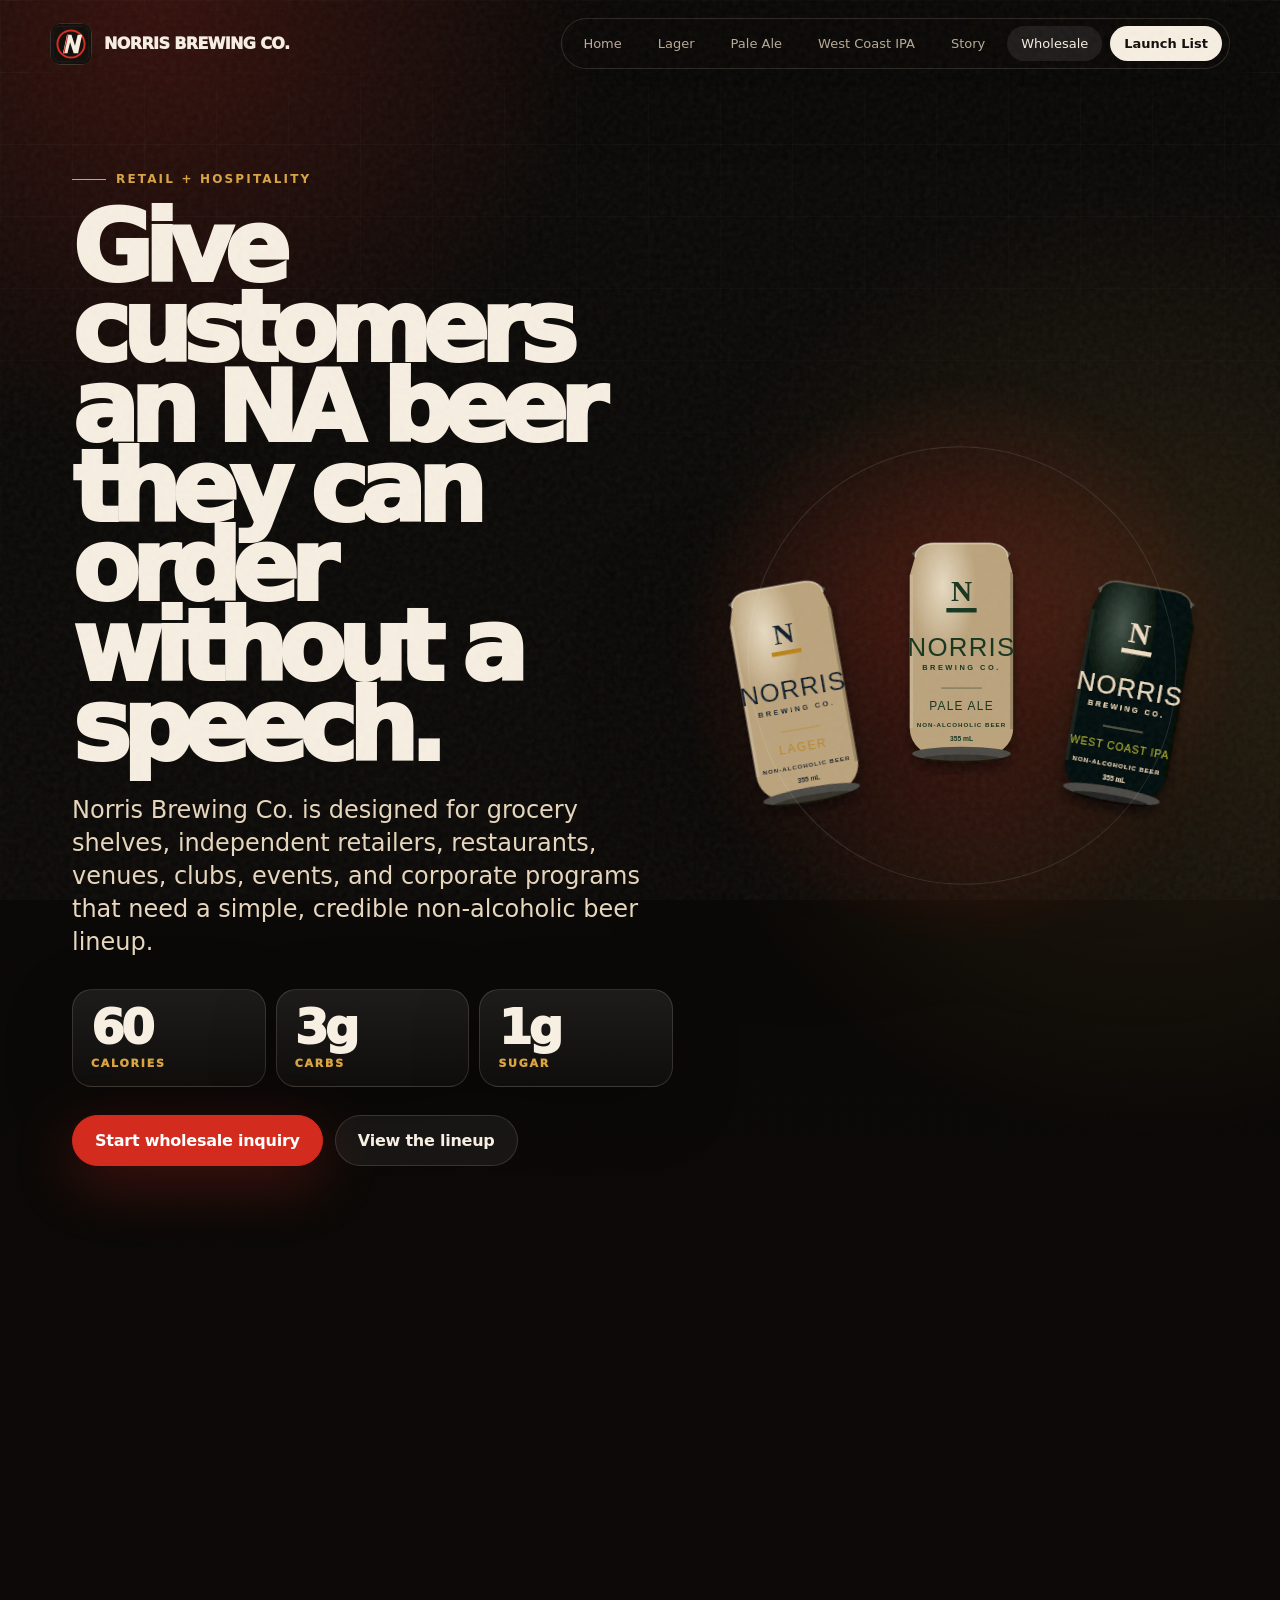
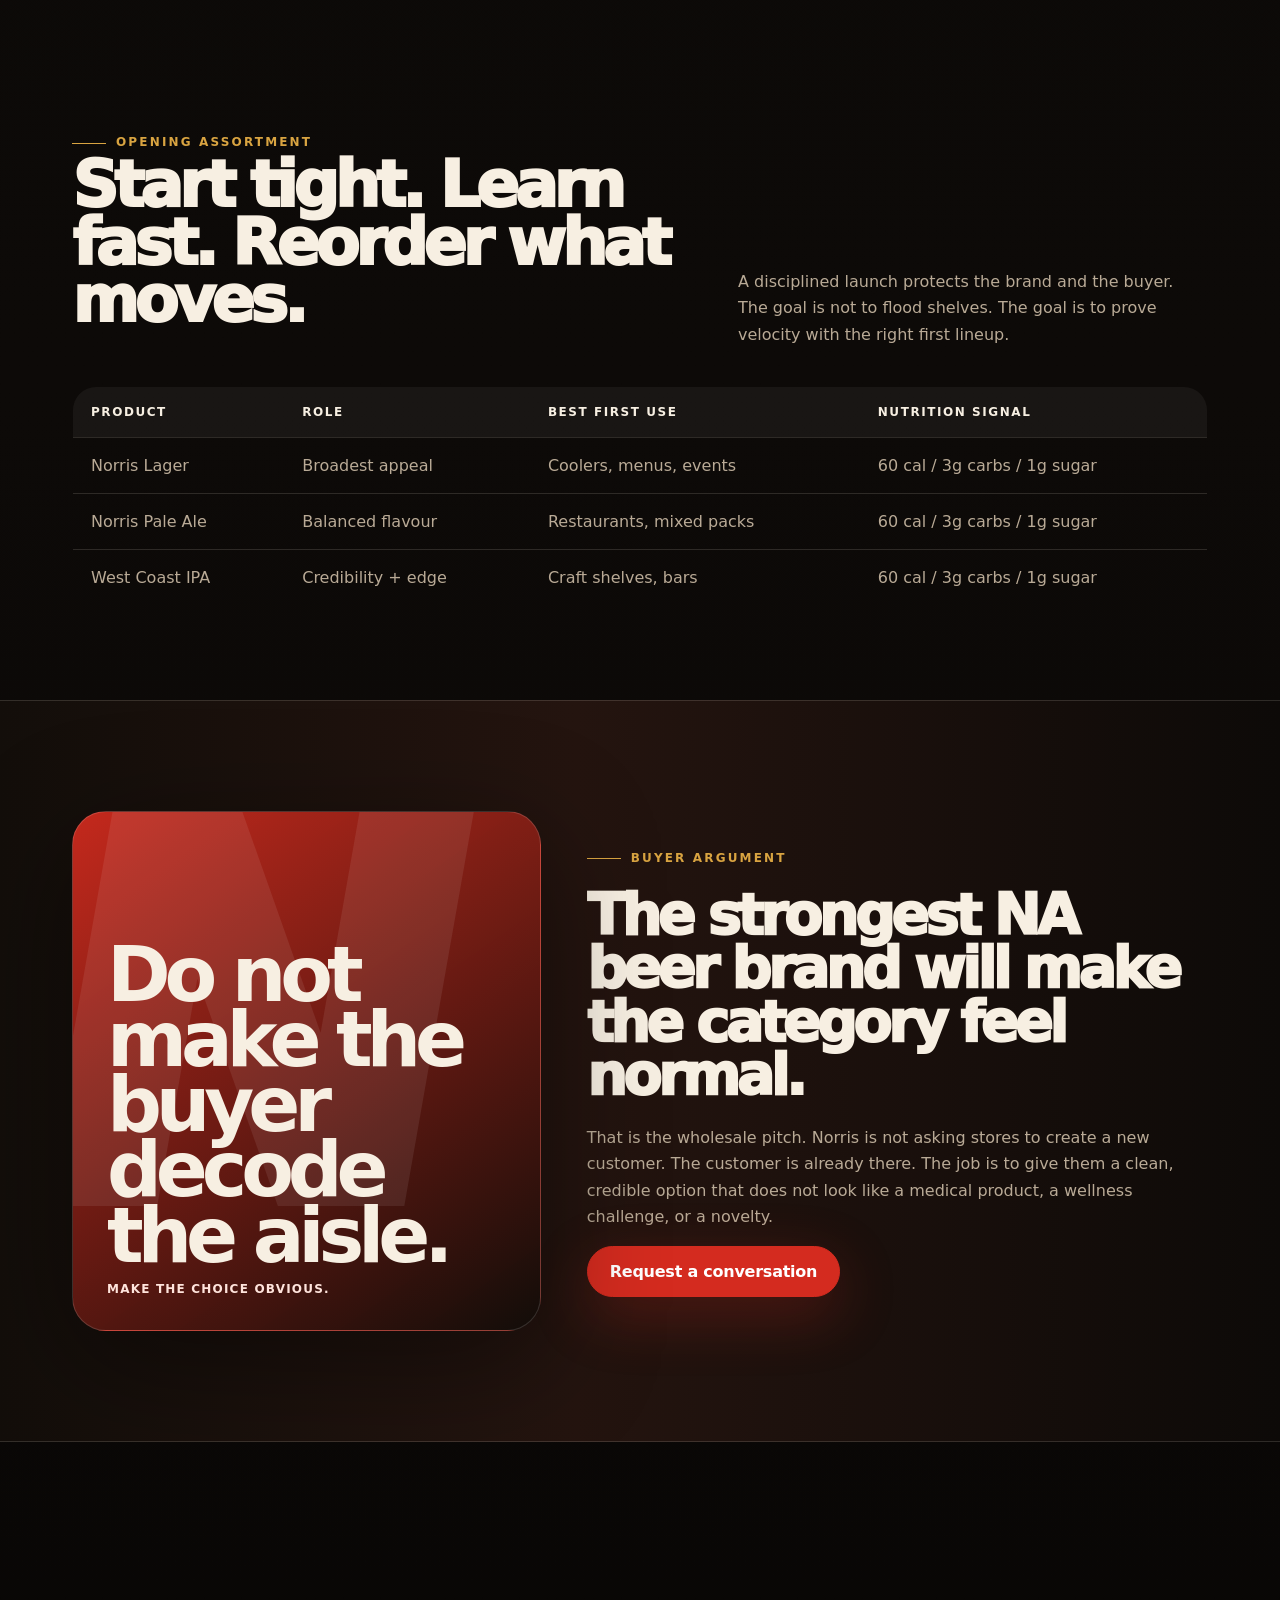
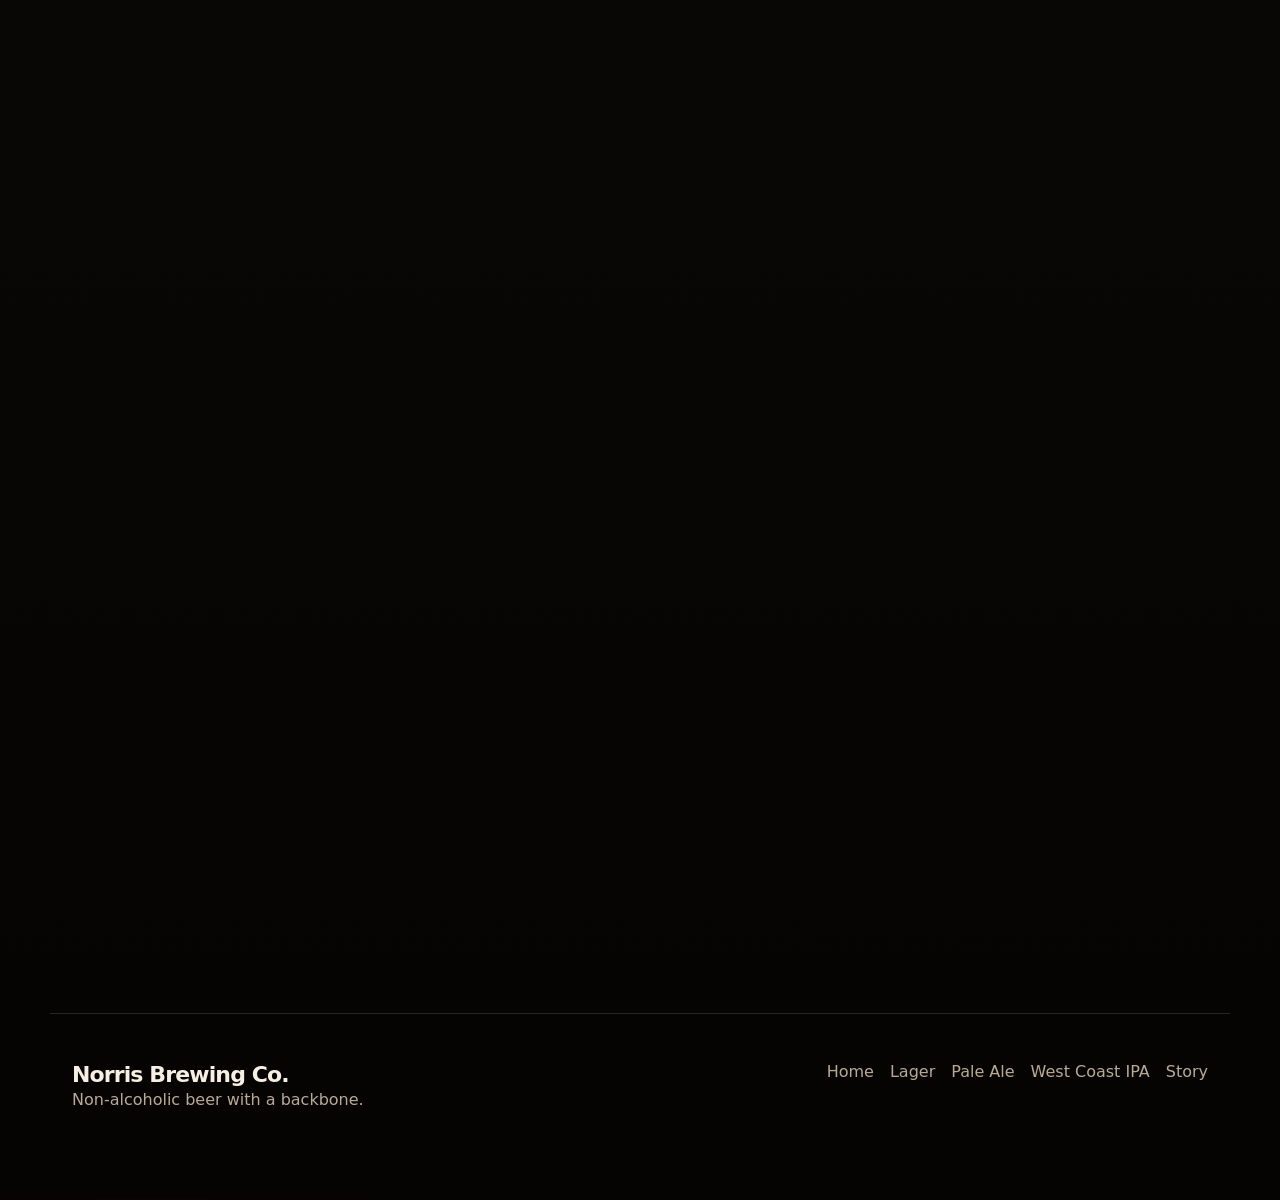
<file: wholesale.html>
<!doctype html>
<html lang="en">
<head>
  <meta charset="utf-8">
  <meta name="viewport" content="width=device-width, initial-scale=1">
  <title>Wholesale | Norris Brewing Co.</title>
  <meta name="description" content="Wholesale information for retailers, restaurants, venues, and partners interested in Norris Brewing Co. non-alcoholic beer: 60 calories, 3g carbs, 1g sugar.">
  <link rel="icon" href="assets/img/norris-logo.svg">
  <link rel="stylesheet" href="assets/css/style.css">
  <link rel="stylesheet" href="assets/css/nutrition.css">
</head>
<body>
  <div class="noise"></div>
  <header class="nav">
    <a class="brand" href="index.html"><span class="brand-mark"><img src="assets/img/norris-logo.svg" alt=""></span><span>Norris Brewing Co.</span></a>
    <button class="menu-toggle" data-menu-toggle aria-label="Open menu" aria-expanded="false"><span></span><span></span></button>
    <nav data-menu>
      <a href="index.html">Home</a>
      <a href="lager.html">Lager</a>
      <a href="pale-ale.html">Pale Ale</a>
      <a href="west-coast-ipa.html">West Coast IPA</a>
      <a href="story.html">Story</a>
      <a class="active" href="wholesale.html">Wholesale</a>
      <a class="nav-cta" href="contact.html">Launch List</a>
    </nav>
  </header>

  <main>
    <section class="page-hero">
      <div class="reveal">
        <p class="eyebrow">Retail + hospitality</p>
        <h1>Give customers an NA beer they can order without a speech.</h1>
        <p class="lede">Norris Brewing Co. is designed for grocery shelves, independent retailers, restaurants, venues, clubs, events, and corporate programs that need a simple, credible non-alcoholic beer lineup.</p>
        <div class="nutrition-row hero-nutrition" aria-label="Nutrition highlights">
          <div class="nutrition-stat"><strong>60</strong><span>Calories</span></div>
          <div class="nutrition-stat"><strong>3g</strong><span>Carbs</span></div>
          <div class="nutrition-stat"><strong>1g</strong><span>Sugar</span></div>
        </div>
        <div class="actions"><a class="btn primary" href="contact.html">Start wholesale inquiry</a><a class="btn ghost" href="index.html">View the lineup</a></div>
      </div>
      <div class="hero-art reveal delay-1" aria-hidden="true">
        <div class="can-lineup"><img src="assets/img/can-lager.svg" alt=""><img src="assets/img/can-pale-ale.svg" alt=""><img src="assets/img/can-west-coast-ipa.svg" alt=""></div>
      </div>
    </section>

    <section class="section compact">
      <div class="grid-3">
        <article class="card kicker reveal"><span>Retailers</span><strong>Easy shelf story</strong><p>Three obvious styles, clear can hierarchy, and language customers understand from six feet away.</p></article>
        <article class="card kicker reveal delay-1"><span>Nutrition</span><strong>Clean profile</strong><p>60 calories, 3g carbs, and 1g sugar gives staff and buyers a concrete reason to believe.</p></article>
        <article class="card kicker reveal delay-2"><span>Venues</span><strong>Inclusive by default</strong><p>Better options for guests, staff, drivers, parents, athletes, and anyone not drinking tonight.</p></article>
      </div>
    </section>

    <section class="section">
      <div class="section-head reveal"><div><p class="eyebrow">Opening assortment</p><h2>Start tight. Learn fast. Reorder what moves.</h2></div><p>A disciplined launch protects the brand and the buyer. The goal is not to flood shelves. The goal is to prove velocity with the right first lineup.</p></div>
      <table class="table reveal">
        <thead><tr><th>Product</th><th>Role</th><th>Best first use</th><th>Nutrition signal</th></tr></thead>
        <tbody>
          <tr><td>Norris Lager</td><td>Broadest appeal</td><td>Coolers, menus, events</td><td>60 cal / 3g carbs / 1g sugar</td></tr>
          <tr><td>Norris Pale Ale</td><td>Balanced flavour</td><td>Restaurants, mixed packs</td><td>60 cal / 3g carbs / 1g sugar</td></tr>
          <tr><td>West Coast IPA</td><td>Credibility + edge</td><td>Craft shelves, bars</td><td>60 cal / 3g carbs / 1g sugar</td></tr>
        </tbody>
      </table>
    </section>

    <section class="story-band">
      <div class="story-band-inner">
        <div class="poster reveal"><div class="poster-text"><strong>Do not make the buyer decode the aisle.</strong><span>Make the choice obvious.</span></div></div>
        <div class="reveal delay-1">
          <p class="eyebrow">Buyer argument</p>
          <p class="quote">The strongest NA beer brand will make the category feel normal.</p>
          <p>That is the wholesale pitch. Norris is not asking stores to create a new customer. The customer is already there. The job is to give them a clean, credible option that does not look like a medical product, a wellness challenge, or a novelty.</p>
          <div class="actions"><a class="btn primary" href="contact.html">Request a conversation</a></div>
        </div>
      </div>
    </section>

    <section class="section">
      <div class="section-head reveal"><div><p class="eyebrow">What buyers need</p><h2>The launch package should be practical.</h2></div></div>
      <div class="grid-2">
        <article class="card reveal"><h3>Clean sales materials</h3><p>Product pages, style language, can imagery, fridge cards, shelf talkers, menu copy, and quick staff notes.</p></article>
        <article class="card reveal delay-1"><h3>Controlled first orders</h3><p>Start with the right quantity and assortment. Learn what sells. Avoid random SKU sprawl.</p></article>
        <article class="card reveal"><h3>Clear reorder logic</h3><p>Products must be easy to explain, easy to reorder, and easy to merchandise with minimal hand-holding.</p></article>
        <article class="card reveal delay-1"><h3>Real category experience</h3><p>The brand is informed by Designated Drinks’ day-to-day work inside non-alcoholic beer demand.</p></article>
      </div>
    </section>

    <section class="section compact"><div class="cta-panel reveal"><div><p class="eyebrow">Wholesale access</p><h2>Ask for opening availability.</h2><p>Send your store, restaurant, venue, or event details and the first conversation can focus on the right launch fit.</p></div><div class="actions"><a class="btn primary" href="contact.html">Start inquiry</a></div></div></section>
  </main>

  <footer class="footer"><div><strong>Norris Brewing Co.</strong><p>Non-alcoholic beer with a backbone.</p></div><nav><a href="index.html">Home</a><a href="lager.html">Lager</a><a href="pale-ale.html">Pale Ale</a><a href="west-coast-ipa.html">West Coast IPA</a><a href="story.html">Story</a></nav></footer>
  <script src="assets/js/main.js"></script>
</body>
</html>
</file>
<file: assets/css/norris-home.css>
/* Norris Brewing Co. — visual homepage rebuild */

:root {
  --bg: #050504;
  --bg-soft: #0b0907;
  --ink: #f2e5cf;
  --muted: #b8a58b;
  --gold: #b98518;
  --green: #082817;
  --cream: #ead7b8;
  --line: rgba(242, 229, 207, .16);
  --shadow: 0 48px 120px rgba(0, 0, 0, .55);
  --max: 1280px;
}

* {
  box-sizing: border-box;
}

html {
  scroll-behavior: smooth;
}

body {
  margin: 0;
  background:
    radial-gradient(circle at 50% 12%, rgba(185, 133, 24, .16), transparent 35rem),
    linear-gradient(180deg, #050504 0%, #0a0705 55%, #050504 100%);
  color: var(--ink);
  font-family: Inter, system-ui, -apple-system, BlinkMacSystemFont, "Segoe UI", sans-serif;
  overflow-x: hidden;
}

body::before {
  content: "";
  position: fixed;
  inset: 0;
  pointer-events: none;
  opacity: .18;
  background-image:
    linear-gradient(rgba(255,255,255,.055) 1px, transparent 1px),
    linear-gradient(90deg, rgba(255,255,255,.035) 1px, transparent 1px);
  background-size: 80px 80px;
  mask-image: linear-gradient(to bottom, black, transparent 55%);
}

a {
  color: inherit;
  text-decoration: none;
}

img {
  display: block;
  max-width: 100%;
}

.site-header {
  position: fixed;
  inset: 0 0 auto 0;
  z-index: 50;
  display: flex;
  align-items: center;
  justify-content: space-between;
  padding: 22px clamp(18px, 3vw, 44px);
  background: linear-gradient(180deg, rgba(5,5,4,.76), rgba(5,5,4,0));
  backdrop-filter: blur(10px);
}

.brand {
  display: inline-flex;
  align-items: center;
  gap: 12px;
  font-weight: 900;
  text-transform: uppercase;
  letter-spacing: .08em;
  font-size: 13px;
}

.brand-mark {
  width: 38px;
  height: 38px;
  display: grid;
  place-items: center;
  border: 1px solid var(--line);
  color: var(--ink);
  font-family: Georgia, serif;
  font-size: 24px;
  background: rgba(255,255,255,.04);
}

.main-nav {
  display: flex;
  align-items: center;
  gap: 8px;
}

.main-nav a {
  padding: 11px 13px;
  border-radius: 999px;
  color: var(--muted);
  font-size: 12px;
  font-weight: 800;
  letter-spacing: .12em;
  text-transform: uppercase;
}

.main-nav a span {
  color: var(--gold);
  margin-right: 6px;
}

.main-nav a:hover,
.main-nav .nav-cta {
  color: var(--ink);
  background: rgba(255,255,255,.08);
}

.menu-button {
  display: none;
  width: 44px;
  height: 44px;
  border: 1px solid var(--line);
  border-radius: 999px;
  background: rgba(255,255,255,.04);
  color: var(--ink);
}

.menu-button span {
  display: block;
  height: 2px;
  width: 18px;
  margin: 5px auto;
  background: currentColor;
}

.hero {
  position: relative;
  min-height: 100svh;
  display: grid;
  grid-template-rows: auto 1fr auto;
  align-items: center;
  padding: 112px clamp(16px, 3vw, 44px) 34px;
  isolation: isolate;
  overflow: hidden;
}

.hero::after {
  content: "";
  position: absolute;
  left: -10vw;
  right: -10vw;
  bottom: -11vh;
  height: 34vh;
  z-index: -1;
  background:
    radial-gradient(ellipse at center, rgba(185, 133, 24, .22), transparent 58%),
    linear-gradient(180deg, rgba(85, 49, 20, .35), #050504 74%);
  filter: blur(2px);
}

.hero-topline {
  text-align: center;
  color: #e8dcc9;
  font-family: Oswald, Inter, sans-serif;
  font-size: clamp(20px, 3.35vw, 48px);
  font-weight: 700;
  letter-spacing: .28em;
  text-transform: uppercase;
}

.hero-topline::after {
  content: "";
  display: block;
  width: 92px;
  height: 4px;
  margin: 24px auto 0;
  background: var(--gold);
}

.hero-stage {
  position: relative;
  height: min(72vh, 720px);
  display: grid;
  place-items: end center;
  margin-top: 8px;
}

.glow {
  position: absolute;
  width: 34vw;
  height: 34vw;
  border-radius: 999px;
  filter: blur(50px);
  opacity: .32;
}

.glow-left {
  left: 14%;
  top: 20%;
  background: var(--gold);
}

.glow-right {
  right: 12%;
  top: 22%;
  background: #23462d;
}

.hero-can {
  position: absolute;
  bottom: 0;
  height: min(69vh, 690px);
  object-fit: contain;
  filter: drop-shadow(0 38px 42px rgba(0,0,0,.62));
  transform-origin: center bottom;
  will-change: transform;
}

.can-left {
  z-index: 1;
  transform: translateX(-68%) scale(.93) rotate(-1.4deg);
}

.can-center {
  z-index: 3;
  transform: translateX(0) scale(1.03);
}

.can-right {
  z-index: 2;
  transform: translateX(68%) scale(.93) rotate(1.4deg);
}

.hero-bottom {
  text-align: center;
}

.hero-bottom p {
  margin: 0;
  font-family: Oswald, Inter, sans-serif;
  font-size: clamp(20px, 2.8vw, 36px);
  font-weight: 700;
  letter-spacing: .2em;
  text-transform: uppercase;
  color: #e5d8c4;
}

.hero-bottom strong {
  color: var(--gold);
}

.hero-bottom span {
  display: inline-flex;
  margin-top: 20px;
  font-size: 12px;
  letter-spacing: .24em;
  text-transform: uppercase;
  color: var(--muted);
}

.scroll-cue {
  position: absolute;
  left: 50%;
  bottom: 18px;
  transform: translateX(-50%);
  width: 22px;
  height: 38px;
  border: 1px solid var(--line);
  border-radius: 999px;
  display: none;
}

.scroll-cue span {
  display: block;
  width: 4px;
  height: 4px;
  margin: 8px auto;
  border-radius: 999px;
  background: var(--gold);
}

.proof-strip {
  display: grid;
  grid-template-columns: repeat(3, 1fr);
  border-block: 1px solid var(--line);
  background: rgba(255,255,255,.025);
}

.proof-strip div {
  padding: clamp(30px, 5vw, 62px) 18px;
  text-align: center;
  border-right: 1px solid var(--line);
}

.proof-strip div:last-child {
  border-right: 0;
}

.proof-strip strong {
  display: block;
  font-family: Oswald, Inter, sans-serif;
  font-size: clamp(58px, 9vw, 128px);
  line-height: .86;
  letter-spacing: -.04em;
}

.proof-strip span {
  display: block;
  margin-top: 14px;
  color: var(--gold);
  font-size: 12px;
  font-weight: 900;
  letter-spacing: .22em;
  text-transform: uppercase;
}

.image-split {
  min-height: 95svh;
  display: grid;
  grid-template-columns: 1fr 1fr;
  border-bottom: 1px solid var(--line);
}

.split-visual {
  position: relative;
  display: grid;
  place-items: center;
  overflow: hidden;
  background:
    radial-gradient(circle at 50% 45%, rgba(185,133,24,.16), transparent 32rem),
    #070604;
}

.split-visual img {
  height: min(78vh, 760px);
  filter: drop-shadow(0 54px 58px rgba(0,0,0,.68));
}

.split-copy {
  display: flex;
  flex-direction: column;
  justify-content: center;
  padding: clamp(34px, 7vw, 110px);
  background: #090705;
}

.eyebrow {
  margin: 0 0 20px;
  color: var(--gold);
  font-size: 12px;
  font-weight: 900;
  letter-spacing: .22em;
  text-transform: uppercase;
}

h1, h2, h3, p {
  margin-top: 0;
}

.split-copy h1,
.section-head h2,
.trade h2,
.join h2 {
  margin-bottom: 22px;
  font-family: Oswald, Inter, sans-serif;
  font-size: clamp(52px, 8vw, 112px);
  line-height: .9;
  letter-spacing: -.035em;
  text-transform: uppercase;
}

.tight-copy {
  max-width: 560px;
  color: var(--muted);
  font-size: clamp(18px, 2vw, 24px);
  line-height: 1.45;
}

.button {
  display: inline-flex;
  align-items: center;
  justify-content: center;
  width: fit-content;
  min-height: 50px;
  padding: 14px 20px;
  border-radius: 999px;
  border: 1px solid var(--line);
  font-weight: 900;
  font-size: 12px;
  letter-spacing: .14em;
  text-transform: uppercase;
}

.button.primary {
  color: #090705;
  background: var(--gold);
  border-color: var(--gold);
}

.button.ghost {
  color: var(--ink);
  background: rgba(255,255,255,.06);
}

.lineup {
  padding: clamp(76px, 10vw, 140px) clamp(16px, 3vw, 44px);
}

.section-head {
  max-width: var(--max);
  margin: 0 auto 38px;
}

.section-head h2 {
  max-width: 900px;
}

.product-grid {
  max-width: 1440px;
  margin: 0 auto;
  display: grid;
  grid-template-columns: repeat(3, 1fr);
  gap: 18px;
}

.product-card {
  position: relative;
  min-height: 720px;
  border: 1px solid var(--line);
  border-radius: 30px;
  overflow: hidden;
  display: grid;
  place-items: center;
  background:
    radial-gradient(circle at 50% 40%, rgba(185,133,24,.12), transparent 28rem),
    #080706;
}

.product-card::after {
  content: "";
  position: absolute;
  inset: auto 0 0;
  height: 42%;
  background: linear-gradient(180deg, transparent, rgba(0,0,0,.82));
}

.product-card img {
  height: 600px;
  max-width: 92%;
  object-fit: contain;
  filter: drop-shadow(0 42px 46px rgba(0,0,0,.62));
  transition: transform .45s ease;
}

.product-card:hover img {
  transform: translateY(-10px) scale(1.025);
}

.product-card.featured {
  background:
    radial-gradient(circle at 50% 34%, rgba(255,255,255,.08), transparent 28rem),
    linear-gradient(180deg, #0e1d13, #070604);
}

.product-number {
  position: absolute;
  top: 22px;
  left: 24px;
  color: var(--gold);
  font-weight: 900;
  letter-spacing: .22em;
  z-index: 2;
}

.product-meta {
  position: absolute;
  z-index: 2;
  left: 24px;
  right: 24px;
  bottom: 24px;
}

.product-meta span {
  color: var(--gold);
  font-size: 12px;
  font-weight: 900;
  letter-spacing: .22em;
  text-transform: uppercase;
}

.product-meta h3 {
  margin: 8px 0 0;
  font-family: Oswald, Inter, sans-serif;
  font-size: clamp(38px, 4vw, 62px);
  line-height: .95;
  text-transform: uppercase;
}

.trade {
  min-height: 54svh;
  display: grid;
  grid-template-columns: 1fr auto;
  gap: 28px;
  align-items: center;
  padding: clamp(70px, 9vw, 130px) clamp(16px, 6vw, 90px);
  border-block: 1px solid var(--line);
  background:
    linear-gradient(90deg, rgba(5,5,4,.92), rgba(5,5,4,.72)),
    radial-gradient(circle at 82% 40%, rgba(185,133,24,.20), transparent 30rem);
}

.trade h2 {
  max-width: 980px;
  margin-bottom: 0;
}

.join {
  padding: clamp(80px, 10vw, 150px) clamp(16px, 3vw, 44px);
}

.join-panel {
  max-width: 1180px;
  margin: 0 auto;
  border: 1px solid var(--line);
  border-radius: 34px;
  padding: clamp(34px, 6vw, 74px);
  background:
    radial-gradient(circle at 90% 10%, rgba(185,133,24,.20), transparent 28rem),
    rgba(255,255,255,.035);
}

.join-panel h2 {
  margin-bottom: 12px;
}

.join-panel p:not(.eyebrow) {
  color: var(--muted);
  font-size: 20px;
}

.email-form {
  display: flex;
  gap: 8px;
  max-width: 560px;
  margin-top: 30px;
  padding: 8px;
  border-radius: 999px;
  border: 1px solid var(--line);
  background: #050504;
}

.email-form input {
  flex: 1;
  min-width: 0;
  border: 0;
  outline: 0;
  background: transparent;
  color: var(--ink);
  font: inherit;
  padding: 0 16px;
}

.email-form button {
  border: 0;
  border-radius: 999px;
  padding: 14px 20px;
  background: var(--gold);
  color: #070604;
  font-weight: 900;
  letter-spacing: .12em;
  text-transform: uppercase;
  cursor: pointer;
}

.footer {
  display: flex;
  justify-content: space-between;
  gap: 20px;
  padding: 34px clamp(16px, 3vw, 44px);
  border-top: 1px solid var(--line);
  color: var(--muted);
}

.footer strong {
  color: var(--ink);
}

@media (max-width: 980px) {
  .site-header {
    position: sticky;
    background: rgba(5,5,4,.86);
  }

  .menu-button {
    display: block;
  }

  .main-nav {
    position: absolute;
    top: 74px;
    left: 16px;
    right: 16px;
    display: none;
    flex-direction: column;
    align-items: stretch;
    padding: 12px;
    border: 1px solid var(--line);
    border-radius: 22px;
    background: rgba(5,5,4,.96);
  }

  .main-nav.open {
    display: flex;
  }

  .main-nav a {
    text-align: center;
  }

  .hero {
    padding-top: 42px;
  }

  .hero-stage {
    height: 64vh;
  }

  .hero-can {
    height: min(62vh, 600px);
  }

  .can-left {
    transform: translateX(-48%) scale(.82) rotate(-1deg);
  }

  .can-center {
    transform: translateX(0) scale(.92);
  }

  .can-right {
    transform: translateX(48%) scale(.82) rotate(1deg);
  }

  .image-split,
  .trade {
    grid-template-columns: 1fr;
  }

  .product-grid {
    grid-template-columns: 1fr;
  }

  .product-card {
    min-height: 620px;
  }

  .footer {
    display: block;
  }

  .footer span {
    display: block;
    margin-top: 8px;
  }
}

@media (max-width: 640px) {
  .brand span:last-child {
    display: none;
  }

  .hero-topline {
    font-size: 18px;
    letter-spacing: .18em;
  }

  .hero-stage {
    height: 58vh;
  }

  .hero-can {
    height: 53vh;
  }

  .can-left {
    transform: translateX(-42%) scale(.72) rotate(-1deg);
  }

  .can-center {
    transform: translateX(0) scale(.83);
  }

  .can-right {
    transform: translateX(42%) scale(.72) rotate(1deg);
  }

  .hero-bottom p {
    font-size: 18px;
    letter-spacing: .12em;
  }

  .proof-strip {
    grid-template-columns: 1fr;
  }

  .proof-strip div {
    border-right: 0;
    border-bottom: 1px solid var(--line);
  }

  .proof-strip div:last-child {
    border-bottom: 0;
  }

  .split-copy {
    padding: 60px 18px;
  }

  .split-visual img {
    height: 58vh;
  }

  .product-card {
    min-height: 520px;
  }

  .product-card img {
    height: 440px;
  }

  .email-form {
    display: grid;
    border-radius: 22px;
  }

  .email-form input {
    padding: 14px 12px;
  }
}
</file>
<file: assets/css/mobile-can-layout.css>
.hero-can,.product-card img,.product-hero-art img,.can-lineup img{aspect-ratio:3/5;object-fit:contain}
@media(max-width:640px){.hero{min-height:92svh;padding-top:34px;padding-bottom:78px}.hero-topline{font-size:16px;line-height:1.55;letter-spacing:.16em}.hero-topline:after{margin-top:16px}.hero-stage{height:46vh;margin-top:0;place-items:center}.hero-can{bottom:auto;top:50%;height:43vh}.can-left{transform:translate(-47%,-50%) scale(.76) rotate(-2deg)}.can-center{transform:translate(0,-50%) scale(.9)}.can-right{transform:translate(47%,-50%) scale(.76) rotate(2deg)}.hero-bottom{position:relative;margin-top:-10px}.hero-bottom p{font-size:15px;line-height:1.45;letter-spacing:.13em}.hero-bottom span{margin-top:10px;font-size:10px}.product-card img{height:390px}.product-hero-art img{height:min(70vw,430px)}}
</file>
<file: assets/css/style.css>
/* Norris Brewing Co. — static agency-style launch site */
:root{
  --ink:#f7efe2;
  --muted:#b9aa96;
  --soft:#e8d7bd;
  --bg:#090806;
  --bg2:#14100c;
  --card:#18130e;
  --line:rgba(247,239,226,.14);
  --red:#d42b1f;
  --red2:#ff4a36;
  --gold:#d9a441;
  --green:#8ea35d;
  --blue:#2f7aa3;
  --shadow:0 30px 120px rgba(0,0,0,.42);
  --radius:26px;
  --max:1180px;
}
*{box-sizing:border-box}
html{scroll-behavior:smooth}
body{
  margin:0;
  font-family:Inter,ui-sans-serif,system-ui,-apple-system,BlinkMacSystemFont,"Segoe UI",sans-serif;
  color:var(--ink);
  background:
    radial-gradient(circle at 12% 0%,rgba(212,43,31,.22),transparent 28rem),
    radial-gradient(circle at 90% 15%,rgba(217,164,65,.14),transparent 30rem),
    linear-gradient(180deg,var(--bg),#0d0a08 45%,#050403);
  overflow-x:hidden;
}
a{color:inherit;text-decoration:none}
img{max-width:100%;display:block}
.noise{position:fixed;inset:0;pointer-events:none;opacity:.11;z-index:50;background-image:url("data:image/svg+xml,%3Csvg viewBox='0 0 180 180' xmlns='http://www.w3.org/2000/svg'%3E%3Cfilter id='n'%3E%3CfeTurbulence type='fractalNoise' baseFrequency='.9' numOctaves='3' stitchTiles='stitch'/%3E%3C/filter%3E%3Crect width='100%25' height='100%25' filter='url(%23n)' opacity='.55'/%3E%3C/svg%3E")}
body::before{content:"";position:fixed;inset:0;pointer-events:none;background:linear-gradient(rgba(255,255,255,.035) 1px,transparent 1px),linear-gradient(90deg,rgba(255,255,255,.025) 1px,transparent 1px);background-size:72px 72px;mask-image:linear-gradient(to bottom,black,transparent 75%);z-index:-1}
.nav{
  position:sticky;top:0;z-index:40;
  display:flex;align-items:center;justify-content:space-between;
  max-width:calc(var(--max) + 44px);margin:0 auto;padding:18px 22px;
  backdrop-filter:blur(18px);
}
.brand{display:flex;align-items:center;gap:12px;font-weight:950;letter-spacing:-.04em;text-transform:uppercase}
.brand-mark{width:42px;height:42px;border:1px solid var(--line);border-radius:12px;display:grid;place-items:center;background:linear-gradient(145deg,#23180f,#0b0907);box-shadow:inset 0 0 0 1px rgba(255,255,255,.05)}
.brand-mark svg{width:26px;height:26px}
.nav nav{display:flex;align-items:center;gap:8px;border:1px solid var(--line);background:rgba(10,8,6,.62);padding:7px;border-radius:999px;box-shadow:0 20px 70px rgba(0,0,0,.28)}
.nav nav a{font-size:13px;color:var(--muted);padding:10px 14px;border-radius:999px;transition:.22s ease}
.nav nav a:hover,.nav nav a.active{color:var(--ink);background:rgba(255,255,255,.08)}
.nav .nav-cta{background:var(--ink);color:#100c09;font-weight:850}
.menu-toggle{display:none;background:none;border:0;color:var(--ink);width:44px;height:44px;position:relative}
.menu-toggle span{display:block;height:2px;background:var(--ink);margin:7px 5px;border-radius:5px}
main{position:relative;z-index:1}
.hero{max-width:var(--max);margin:0 auto;padding:74px 22px 52px;display:grid;grid-template-columns:1.02fr .98fr;gap:48px;align-items:center;min-height:760px}
.hero-copy{position:relative;z-index:2}
.eyebrow{display:inline-flex;align-items:center;gap:10px;font-size:12px;letter-spacing:.18em;text-transform:uppercase;color:var(--gold);font-weight:900;margin:0 0 20px}
.eyebrow::before{content:"";width:34px;height:1px;background:currentColor;display:inline-block}
h1,h2,h3,p{margin-top:0}
h1{font-size:clamp(56px,8vw,112px);line-height:.82;letter-spacing:-.085em;margin-bottom:26px;font-weight:1000;max-width:900px}
h2{font-size:clamp(36px,5vw,76px);line-height:.9;letter-spacing:-.07em;margin-bottom:22px;font-weight:1000}
h3{font-size:24px;letter-spacing:-.04em;margin-bottom:10px}
.lede{font-size:clamp(18px,2.1vw,24px);line-height:1.38;color:var(--soft);max-width:640px;margin-bottom:30px}
p{color:var(--muted);line-height:1.65;font-size:16px}.tight{max-width:720px}.small{font-size:13px;color:#9d8e7d}
.actions{display:flex;flex-wrap:wrap;gap:12px;align-items:center}.btn{display:inline-flex;align-items:center;justify-content:center;gap:10px;border-radius:999px;padding:15px 22px;font-weight:900;border:1px solid var(--line);transition:.22s ease;letter-spacing:-.015em}.btn.primary{background:var(--red);border-color:var(--red);color:white;box-shadow:0 18px 58px rgba(212,43,31,.28)}.btn.primary:hover{transform:translateY(-2px);background:var(--red2)}.btn.dark{background:#0d0a08;color:var(--ink)}.btn.ghost{background:rgba(255,255,255,.055);color:var(--ink)}.btn.ghost:hover,.btn.dark:hover{background:rgba(255,255,255,.1);transform:translateY(-2px)}
.hero-art{position:relative;min-height:610px;display:grid;place-items:center}.hero-art::before{content:"";position:absolute;width:650px;height:650px;border-radius:999px;background:radial-gradient(circle,rgba(212,43,31,.35),transparent 62%);filter:blur(10px)}.hero-art::after{content:"";position:absolute;inset:14% 7%;border:1px solid rgba(255,255,255,.11);border-radius:999px;transform:rotate(-18deg)}
.can-lineup{position:relative;display:flex;align-items:flex-end;justify-content:center;gap:clamp(8px,2vw,24px);width:100%;filter:drop-shadow(0 60px 70px rgba(0,0,0,.58))}.can-lineup img{width:min(31vw,230px);min-width:132px}.can-lineup img:nth-child(1){transform:rotate(-10deg) translateY(28px)}.can-lineup img:nth-child(2){transform:translateY(-14px);z-index:2}.can-lineup img:nth-child(3){transform:rotate(10deg) translateY(28px)}
.float-card{position:absolute;background:rgba(18,13,9,.82);border:1px solid var(--line);border-radius:22px;padding:16px 18px;backdrop-filter:blur(18px);box-shadow:var(--shadow);max-width:245px}.float-card strong{display:block;font-size:13px;letter-spacing:.14em;text-transform:uppercase;color:var(--ink);margin-bottom:4px}.float-card span{display:block;color:var(--muted);font-size:13px;line-height:1.45}.float-card.one{left:0;top:18%}.float-card.two{right:0;bottom:10%}
.strip{border-block:1px solid var(--line);overflow:hidden;background:rgba(255,255,255,.035)}.strip-track{display:flex;gap:28px;white-space:nowrap;animation:marquee 30s linear infinite;padding:18px 0;font-size:13px;letter-spacing:.2em;text-transform:uppercase;color:#c9b89f;font-weight:950}.strip-track span{display:inline-flex;align-items:center;gap:28px}.strip-track span::after{content:"/";color:var(--red)}@keyframes marquee{from{transform:translateX(0)}to{transform:translateX(-50%)}}
.section{max-width:var(--max);margin:0 auto;padding:94px 22px}.section.compact{padding-top:54px}.section-head{display:flex;justify-content:space-between;gap:28px;align-items:flex-end;margin-bottom:34px}.section-head p{max-width:470px;margin-bottom:4px}.grid-3{display:grid;grid-template-columns:repeat(3,1fr);gap:16px}.grid-2{display:grid;grid-template-columns:repeat(2,1fr);gap:18px}.card{border:1px solid var(--line);border-radius:var(--radius);background:linear-gradient(180deg,rgba(255,255,255,.06),rgba(255,255,255,.025));padding:26px;box-shadow:0 28px 110px rgba(0,0,0,.22);position:relative;overflow:hidden}.card::before{content:"";position:absolute;inset:0;background:radial-gradient(circle at 80% 0%,rgba(212,43,31,.15),transparent 34%);pointer-events:none}.card > *{position:relative}.card.kicker strong{font-size:48px;line-height:1;letter-spacing:-.06em}.card.kicker span{display:block;color:var(--gold);font-size:12px;letter-spacing:.16em;text-transform:uppercase;font-weight:900;margin-bottom:14px}.card.product{padding:0;overflow:hidden;display:flex;flex-direction:column;min-height:590px}.product-art{min-height:335px;display:grid;place-items:center;background:radial-gradient(circle at 50% 35%,rgba(255,255,255,.14),transparent 42%),linear-gradient(140deg,rgba(212,43,31,.18),rgba(255,255,255,.025));border-bottom:1px solid var(--line)}.product-art img{height:310px;filter:drop-shadow(0 38px 44px rgba(0,0,0,.55));transition:.3s ease}.product:hover .product-art img{transform:translateY(-8px) rotate(2deg)}.product-body{padding:26px;display:flex;flex-direction:column;flex:1}.product-body .style{color:var(--gold);font-size:12px;letter-spacing:.16em;text-transform:uppercase;font-weight:950}.product-body p{flex:1}.product-meta{display:flex;flex-wrap:wrap;gap:8px;margin:14px 0 22px}.pill{display:inline-flex;border:1px solid var(--line);background:rgba(0,0,0,.18);border-radius:999px;padding:8px 11px;font-size:12px;color:var(--soft);font-weight:750}
.story-band{position:relative;overflow:hidden;border-block:1px solid var(--line);background:linear-gradient(90deg,#130e0a,#24140f 45%,#0d0a08)}.story-band-inner{max-width:var(--max);margin:0 auto;padding:110px 22px;display:grid;grid-template-columns:.86fr 1.14fr;gap:46px;align-items:center}.poster{min-height:520px;border-radius:34px;border:1px solid rgba(255,255,255,.14);background:linear-gradient(145deg,rgba(212,43,31,.92),rgba(18,13,9,.98));display:flex;align-items:flex-end;padding:34px;box-shadow:var(--shadow);position:relative;overflow:hidden}.poster::before{content:"N";position:absolute;font-size:520px;font-weight:1000;letter-spacing:-.16em;line-height:.7;left:-46px;top:32px;color:rgba(255,255,255,.08);transform:skewX(-10deg)}.poster-text{position:relative}.poster-text strong{display:block;font-size:clamp(46px,6vw,86px);line-height:.85;letter-spacing:-.08em}.poster-text span{display:block;margin-top:14px;color:#ffe4dc;font-weight:850;text-transform:uppercase;letter-spacing:.1em;font-size:12px}.quote{font-size:clamp(32px,4.4vw,62px);line-height:.95;letter-spacing:-.07em;color:var(--ink);font-weight:1000;margin-bottom:22px}.timeline{display:grid;gap:12px;margin-top:28px}.timeline div{display:grid;grid-template-columns:88px 1fr;gap:16px;padding:16px;border:1px solid var(--line);border-radius:18px;background:rgba(255,255,255,.04)}.timeline strong{color:var(--gold);font-size:12px;letter-spacing:.14em;text-transform:uppercase}.timeline p{margin:0}
.cta-panel{border-radius:36px;border:1px solid var(--line);padding:46px;background:radial-gradient(circle at 80% 12%,rgba(212,43,31,.28),transparent 34%),linear-gradient(140deg,rgba(255,255,255,.09),rgba(255,255,255,.03));display:grid;grid-template-columns:1fr auto;gap:28px;align-items:center;box-shadow:var(--shadow)}.cta-panel h2{margin-bottom:10px}.cta-panel p{max-width:690px;margin-bottom:0}.email-box{display:flex;gap:8px;border:1px solid var(--line);background:#0a0806;border-radius:999px;padding:8px;min-width:min(100%,430px)}.email-box input{all:unset;color:var(--ink);padding:0 12px;flex:1;min-width:140px}.email-box .btn{padding:12px 17px}
.page-hero{max-width:var(--max);margin:0 auto;padding:78px 22px 48px;display:grid;grid-template-columns:1fr .82fr;gap:42px;align-items:center;min-height:650px}.page-hero h1{font-size:clamp(54px,7.6vw,104px)}.product-hero-art{display:grid;place-items:center;position:relative;min-height:540px}.product-hero-art::before{content:"";position:absolute;width:min(84vw,560px);height:min(84vw,560px);border-radius:999px;border:1px solid var(--line);background:radial-gradient(circle,rgba(255,255,255,.1),transparent 62%)}.product-hero-art img{height:min(72vw,510px);filter:drop-shadow(0 58px 65px rgba(0,0,0,.62));position:relative}.specs{display:grid;grid-template-columns:repeat(4,1fr);gap:12px;margin-top:28px}.specs div{border:1px solid var(--line);border-radius:18px;padding:16px;background:rgba(255,255,255,.04)}.specs span{display:block;color:var(--gold);font-size:11px;letter-spacing:.16em;text-transform:uppercase;font-weight:950;margin-bottom:8px}.specs strong{font-size:18px;letter-spacing:-.03em}.taste-grid{display:grid;grid-template-columns:1.1fr .9fr;gap:18px}.taste-list{display:grid;gap:10px}.taste-list div{display:flex;justify-content:space-between;gap:18px;align-items:center;border-bottom:1px solid var(--line);padding:16px 0}.taste-list strong{font-size:18px}.bar{height:10px;width:46%;border-radius:999px;background:rgba(255,255,255,.08);overflow:hidden}.bar span{display:block;height:100%;background:linear-gradient(90deg,var(--gold),var(--red));border-radius:999px}.big-number{font-size:112px;font-weight:1000;letter-spacing:-.09em;line-height:.8;color:var(--red)}
.table{width:100%;border-collapse:collapse;border:1px solid var(--line);border-radius:24px;overflow:hidden;display:table}.table th,.table td{text-align:left;padding:18px;border-bottom:1px solid var(--line);color:var(--muted)}.table th{color:var(--ink);font-size:12px;letter-spacing:.13em;text-transform:uppercase;background:rgba(255,255,255,.05)}.table tr:last-child td{border-bottom:0}.split{display:grid;grid-template-columns:.9fr 1.1fr;gap:28px;align-items:start}.contact-card a{color:var(--ink);font-weight:900}.form-shell{border:1px solid var(--line);border-radius:32px;background:rgba(255,255,255,.045);padding:28px}.field{display:grid;gap:8px;margin-bottom:14px}.field label{font-size:12px;text-transform:uppercase;letter-spacing:.14em;color:var(--gold);font-weight:950}.field input,.field textarea,.field select{width:100%;border:1px solid var(--line);border-radius:16px;background:#0c0907;color:var(--ink);padding:15px 16px;font:inherit}.field textarea{min-height:135px;resize:vertical}.footer{max-width:var(--max);margin:0 auto;padding:48px 22px 70px;border-top:1px solid var(--line);display:flex;justify-content:space-between;gap:28px;color:var(--muted)}.footer strong{display:block;color:var(--ink);font-size:22px;letter-spacing:-.04em}.footer nav{display:flex;gap:16px;flex-wrap:wrap}.footer a{color:var(--muted)}.footer a:hover{color:var(--ink)}
.reveal{opacity:0;transform:translateY(24px);transition:.7s ease}.reveal.visible{opacity:1;transform:none}.delay-1{transition-delay:.08s}.delay-2{transition-delay:.16s}.delay-3{transition-delay:.24s}
@media(max-width:980px){.hero,.page-hero,.story-band-inner,.split,.taste-grid{grid-template-columns:1fr}.hero{padding-top:48px;min-height:auto}.hero-art{min-height:520px}.section-head,.cta-panel{display:block}.cta-panel .actions{margin-top:24px}.specs{grid-template-columns:repeat(2,1fr)}.grid-3{grid-template-columns:1fr 1fr}.float-card.one{left:12px}.float-card.two{right:12px}.page-hero{min-height:auto}.product-hero-art{min-height:480px}}
@media(max-width:760px){.nav{padding:14px 14px}.brand span:last-child{font-size:14px}.menu-toggle{display:block}.nav nav{position:absolute;left:14px;right:14px;top:72px;display:none;flex-direction:column;align-items:stretch;border-radius:24px;padding:12px;background:rgba(10,8,6,.96)}.nav nav.open{display:flex}.nav nav a{text-align:center}.hero,.page-hero,.section{padding-left:16px;padding-right:16px}.hero{padding-top:34px}.hero-art{min-height:430px}.float-card{display:none}.can-lineup img{min-width:94px}.can-lineup img:nth-child(1){transform:rotate(-9deg) translateY(20px)}.can-lineup img:nth-child(3){transform:rotate(9deg) translateY(20px)}h1{font-size:clamp(52px,16vw,78px)}h2{font-size:clamp(38px,12vw,58px)}.lede{font-size:18px}.grid-3,.grid-2{grid-template-columns:1fr}.card.product{min-height:auto}.product-art{min-height:275px}.product-art img{height:255px}.story-band-inner{padding:74px 16px}.poster{min-height:390px}.poster::before{font-size:390px}.timeline div{grid-template-columns:1fr}.cta-panel{padding:28px;border-radius:26px}.email-box{display:grid;border-radius:22px}.email-box .btn{width:100%}.specs{grid-template-columns:1fr}.table{display:block;overflow-x:auto}.footer{display:block}.footer nav{margin-top:20px}.actions .btn{width:100%}.bar{width:40%}.big-number{font-size:78px}}
</file>
<file: assets/css/nutrition.css>
.nutrition-row{display:grid;grid-template-columns:repeat(3,1fr);gap:10px;margin:22px 0 28px;max-width:620px}.nutrition-stat{border:1px solid var(--line);border-radius:20px;background:linear-gradient(180deg,rgba(255,255,255,.08),rgba(255,255,255,.025));padding:16px 18px;box-shadow:0 18px 70px rgba(0,0,0,.22)}.nutrition-stat strong{display:block;font-size:clamp(28px,4vw,48px);line-height:.88;letter-spacing:-.07em;color:var(--ink);font-weight:1000}.nutrition-stat span{display:block;margin-top:8px;color:var(--gold);font-size:11px;letter-spacing:.16em;text-transform:uppercase;font-weight:950}.nutrition-row.hero-nutrition{margin-top:10px}.nutrition-badge{display:inline-flex;align-items:center;gap:8px;border:1px solid rgba(217,164,65,.35);background:rgba(217,164,65,.1);color:var(--ink);border-radius:999px;padding:9px 12px;font-size:12px;font-weight:900;letter-spacing:.06em;text-transform:uppercase}.nutrition-badge::before{content:"";width:7px;height:7px;border-radius:999px;background:var(--gold);box-shadow:0 0 18px rgba(217,164,65,.65)}.product-meta .nutrition-pill{border-color:rgba(217,164,65,.34);background:rgba(217,164,65,.1);color:var(--ink)}.nutrition-callout{border:1px solid var(--line);border-radius:28px;padding:26px;background:radial-gradient(circle at 85% 0%,rgba(217,164,65,.18),transparent 36%),rgba(255,255,255,.045)}.nutrition-callout h3{font-size:34px;margin-bottom:8px}.nutrition-callout p{margin-bottom:0}@media(max-width:760px){.nutrition-row{grid-template-columns:1fr 1fr 1fr;gap:8px}.nutrition-stat{padding:13px 10px;border-radius:16px}.nutrition-stat strong{font-size:30px}.nutrition-stat span{font-size:9px;letter-spacing:.1em}.nutrition-badge{width:100%;justify-content:center}}
</file>
